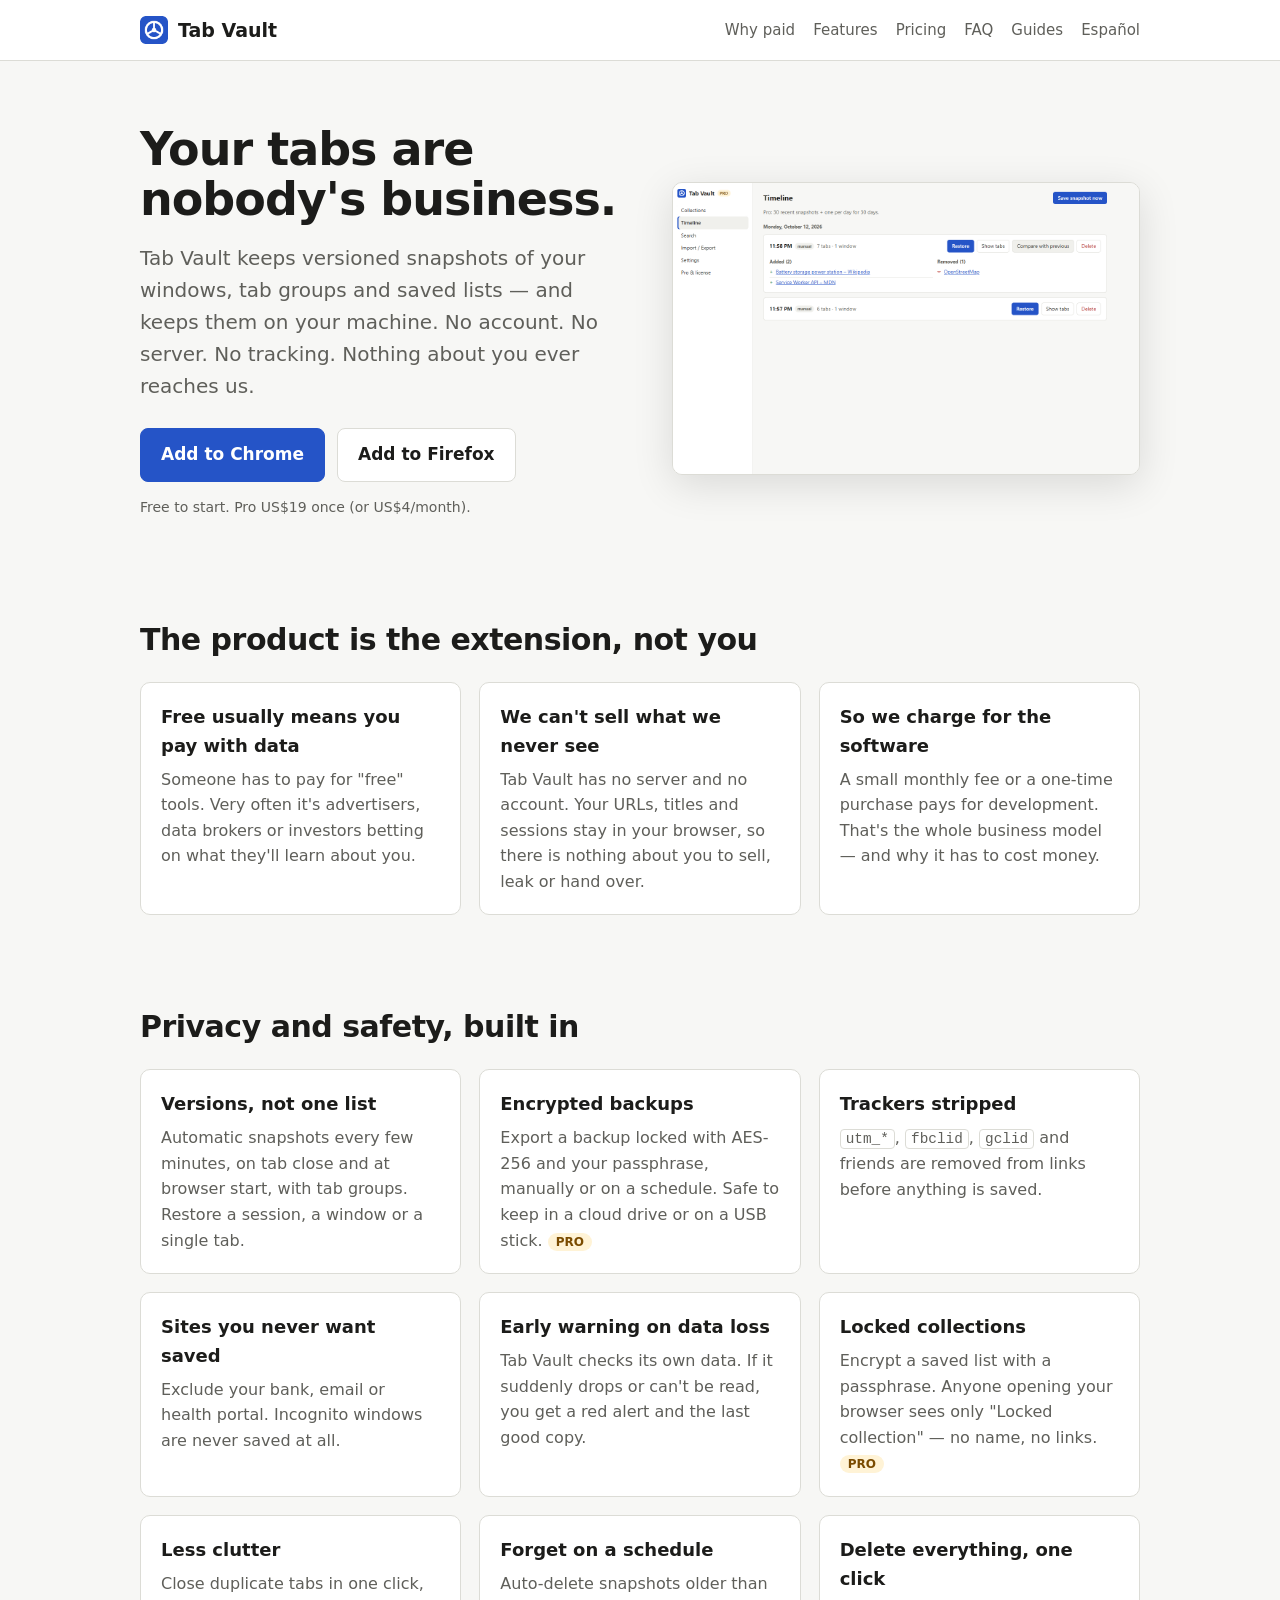
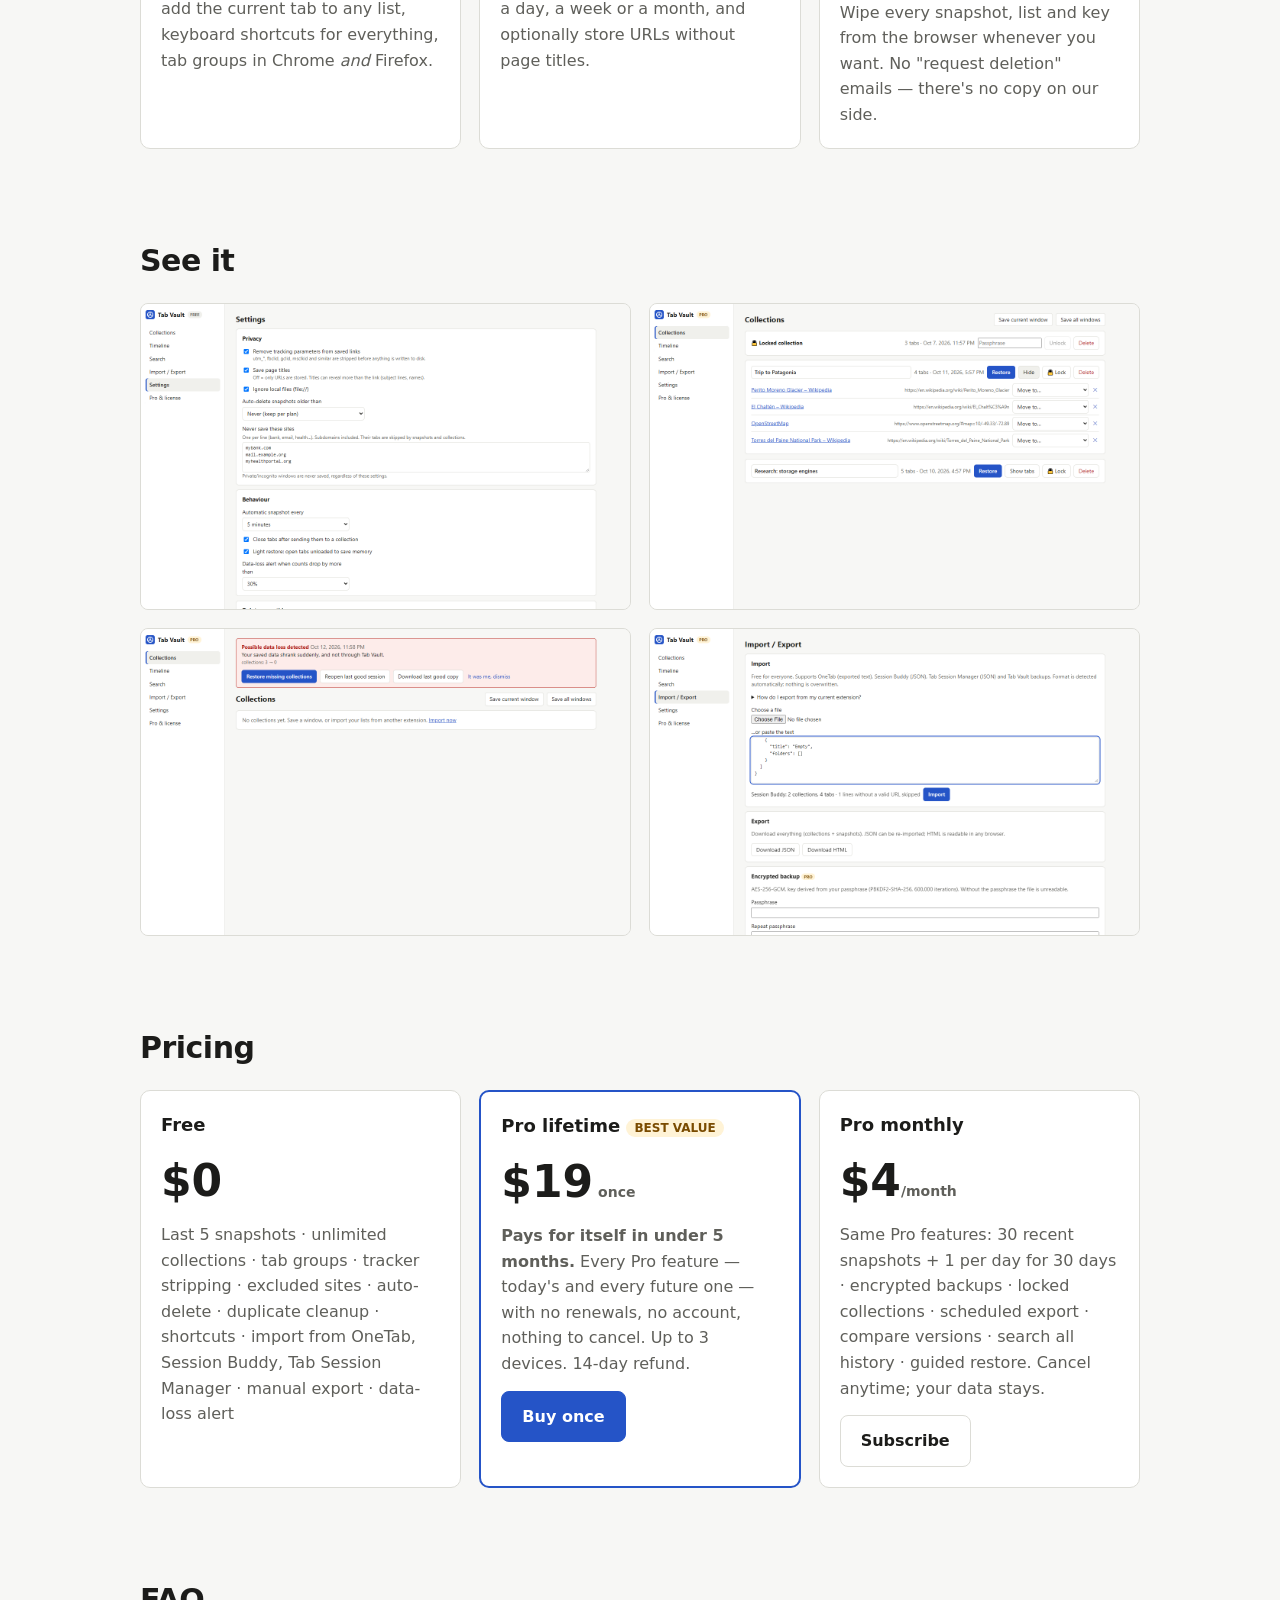
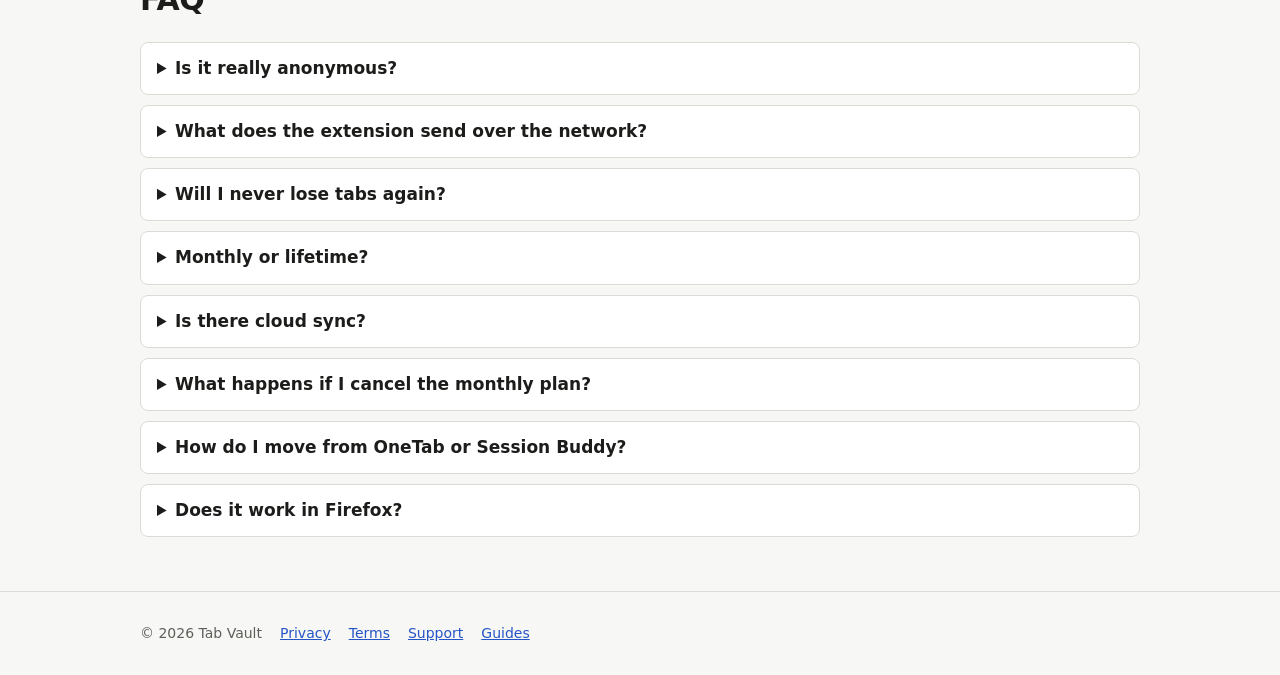
<file: index.html>
<!doctype html>
<html lang="en">
<head>
  <meta charset="utf-8">
  <meta name="viewport" content="width=device-width, initial-scale=1">
  <title>Tab Vault — private, local backups of your browser tabs</title>
  <meta name="description" content="Versioned snapshots of your tabs, tab groups and saved lists, encrypted backups and an alert when your tabs disappear. No account, no server, no tracking. The product is the extension, not you.">
  <link rel="icon" href="img/icon-48.png">
  <link rel="stylesheet" href="styles.css">
  <link rel="alternate" hreflang="es" href="es/">
</head>
<body>
<header class="top"><div class="wrap">
  <a class="logo" href="./"><img src="img/icon-48.png" width="28" height="28" alt="">Tab Vault</a>
  <nav><a href="#why">Why paid</a><a href="#features">Features</a><a href="#pricing">Pricing</a><a href="#faq">FAQ</a><a href="guides/">Guides</a><a href="es/">Español</a></nav>
</div></header>

<main class="wrap">
  <div class="hero">
    <div>
      <h1>Your tabs are nobody's business.</h1>
      <p class="lead">Tab Vault keeps versioned snapshots of your windows, tab groups and saved lists — and keeps them on your machine. No account. No server. No tracking. Nothing about you ever reaches us.</p>
      <div class="btns">
        <a class="btn primary" href="#install" data-store="chrome">Add to Chrome</a>
        <a class="btn" href="#install" data-store="firefox">Add to Firefox</a>
      </div>
      <p class="small">Free to start. Pro US$19 once (or US$4/month).</p>
    </div>
    <img src="img/2-timeline-diff.png" alt="Tab Vault timeline showing two snapshots and the tabs added and removed between them" width="1280" height="800">
  </div>

  <section id="why">
    <h2>The product is the extension, not you</h2>
    <div class="grid3">
      <div class="card"><h3>Free usually means you pay with data</h3><p>Someone has to pay for "free" tools. Very often it's advertisers, data brokers or investors betting on what they'll learn about you.</p></div>
      <div class="card"><h3>We can't sell what we never see</h3><p>Tab Vault has no server and no account. Your URLs, titles and sessions stay in your browser, so there is nothing about you to sell, leak or hand over.</p></div>
      <div class="card"><h3>So we charge for the software</h3><p>A small monthly fee or a one-time purchase pays for development. That's the whole business model — and why it has to cost money.</p></div>
    </div>
  </section>

  <section id="features">
    <h2>Privacy and safety, built in</h2>
    <div class="grid3">
      <div class="card"><h3>Versions, not one list</h3><p>Automatic snapshots every few minutes, on tab close and at browser start, with tab groups. Restore a session, a window or a single tab.</p></div>
      <div class="card"><h3>Encrypted backups</h3><p>Export a backup locked with AES-256 and your passphrase, manually or on a schedule. Safe to keep in a cloud drive or on a USB stick. <span class="badge">PRO</span></p></div>
      <div class="card"><h3>Trackers stripped</h3><p><code>utm_*</code>, <code>fbclid</code>, <code>gclid</code> and friends are removed from links before anything is saved.</p></div>
      <div class="card"><h3>Sites you never want saved</h3><p>Exclude your bank, email or health portal. Incognito windows are never saved at all.</p></div>
      <div class="card"><h3>Early warning on data loss</h3><p>Tab Vault checks its own data. If it suddenly drops or can't be read, you get a red alert and the last good copy.</p></div>
      <div class="card"><h3>Locked collections</h3><p>Encrypt a saved list with a passphrase. Anyone opening your browser sees only "Locked collection" — no name, no links. <span class="badge">PRO</span></p></div>
      <div class="card"><h3>Less clutter</h3><p>Close duplicate tabs in one click, add the current tab to any list, keyboard shortcuts for everything, tab groups in Chrome <em>and</em> Firefox.</p></div>
      <div class="card"><h3>Forget on a schedule</h3><p>Auto-delete snapshots older than a day, a week or a month, and optionally store URLs without page titles.</p></div>
      <div class="card"><h3>Delete everything, one click</h3><p>Wipe every snapshot, list and key from the browser whenever you want. No "request deletion" emails — there's no copy on our side.</p></div>
    </div>
  </section>

  <section>
    <h2>See it</h2>
    <div class="shots">
      <img src="img/6-privacy.png" alt="Privacy settings: tracker stripping and excluded sites" loading="lazy" width="1280" height="800">
      <img src="img/1-collections.png" alt="Collections list" loading="lazy" width="1280" height="800">
      <img src="img/5-guard.png" alt="Data-loss alert with restore options" loading="lazy" width="1280" height="800">
      <img src="img/3-import.png" alt="Import preview for a Session Buddy file" loading="lazy" width="1280" height="800">
    </div>
  </section>

  <section id="pricing">
    <h2>Pricing</h2>
    <div class="grid3">
      <div class="card">
        <h3>Free</h3>
        <div class="price">$0</div>
        <p>Last 5 snapshots · unlimited collections · tab groups · tracker stripping · excluded sites · auto-delete · duplicate cleanup · shortcuts · import from OneTab, Session Buddy, Tab Session Manager · manual export · data-loss alert</p>
      </div>
      <div class="card" style="border:2px solid var(--accent)">
        <h3>Pro lifetime <span class="badge">BEST VALUE</span></h3>
        <div class="price">$19<span class="small"> once</span></div>
        <p><strong>Pays for itself in under 5 months.</strong> Every Pro feature — today's and every future one — with no renewals, no account, nothing to cancel. Up to 3 devices. 14-day refund.</p>
        <p style="margin-top:14px"><a class="btn primary" href="#checkout" data-checkout="lifetime">Buy once</a></p>
      </div>
      <div class="card">
        <h3>Pro monthly</h3>
        <div class="price">$4<span class="small">/month</span></div>
        <p>Same Pro features: 30 recent snapshots + 1 per day for 30 days · encrypted backups · locked collections · scheduled export · compare versions · search all history · guided restore. Cancel anytime; your data stays.</p>
        <p style="margin-top:14px"><a class="btn" href="#checkout" data-checkout="monthly">Subscribe</a></p>
      </div>
    </div>
  </section>

  <section id="faq">
    <h2>FAQ</h2>
    <details><summary>Is it really anonymous?</summary><p>Using Tab Vault is: there's no account, no analytics and your tabs never leave your browser. Paying is not fully anonymous — our payment provider, Polar, needs an email and a card like any store, and we can see that email for receipts and refunds. That's all we can see, and it's never linked to your browsing because your browsing never reaches us.</p></details>
    <details><summary>What does the extension send over the network?</summary><p>Free: nothing. Pro: once a day, your license key and a random device label (like "Tab Vault device 3fa91c") to Polar to check the license is valid. Never URLs, titles or sessions. <a href="privacy.html">Privacy policy</a>.</p></details>
    <details><summary>Will I never lose tabs again?</summary><p>No software can promise that. Tab Vault keeps several versions, a second copy in separate storage, optional backup files outside the browser and an alert when data suddenly drops.</p></details>
    <details><summary>Monthly or lifetime?</summary><p>Same features. Lifetime costs as much as under 5 months of the monthly plan, includes every future Pro feature and never renews — that's the one we recommend. Monthly is there if you just want to try Pro for a while.</p></details>
    <details><summary>Is there cloud sync?</summary><p>Not built in, on purpose: sync means a server holding your tabs. Instead, put the encrypted automatic backup in any folder you already sync (Drive, Dropbox, Syncthing) and import it on your other computer. Nobody but you can read it.</p></details>
    <details><summary>What happens if I cancel the monthly plan?</summary><p>Nothing is deleted. Tab Vault goes back to Free limits for future snapshots, and everything you already have stays.</p></details>
    <details><summary>How do I move from OneTab or Session Buddy?</summary><p>Export from your current extension and import into Tab Vault — free in every plan. <a href="guides/migrate-to-tab-vault.html">Migration guide</a>.</p></details>
    <details><summary>Does it work in Firefox?</summary><p>Yes. Tab groups are a Chrome feature and are skipped in Firefox; everything else works the same.</p></details>
  </section>
</main>

<footer><div class="wrap">
  <span>© 2026 Tab Vault</span><a href="privacy.html">Privacy</a><a href="terms.html">Terms</a><a href="support.html">Support</a><a href="guides/">Guides</a>
</div></footer>
<script>
  // Fill these in once the store listings and Polar checkouts exist.
  const LINKS = { chrome: '', firefox: '', monthly: '', lifetime: '' };
  document.querySelectorAll('[data-store]').forEach((a) => { const u = LINKS[a.dataset.store]; if (u) a.href = u; });
  document.querySelectorAll('[data-checkout]').forEach((a) => { const u = LINKS[a.dataset.checkout]; if (u) a.href = u; });
</script>
</body>
</html>
</file>
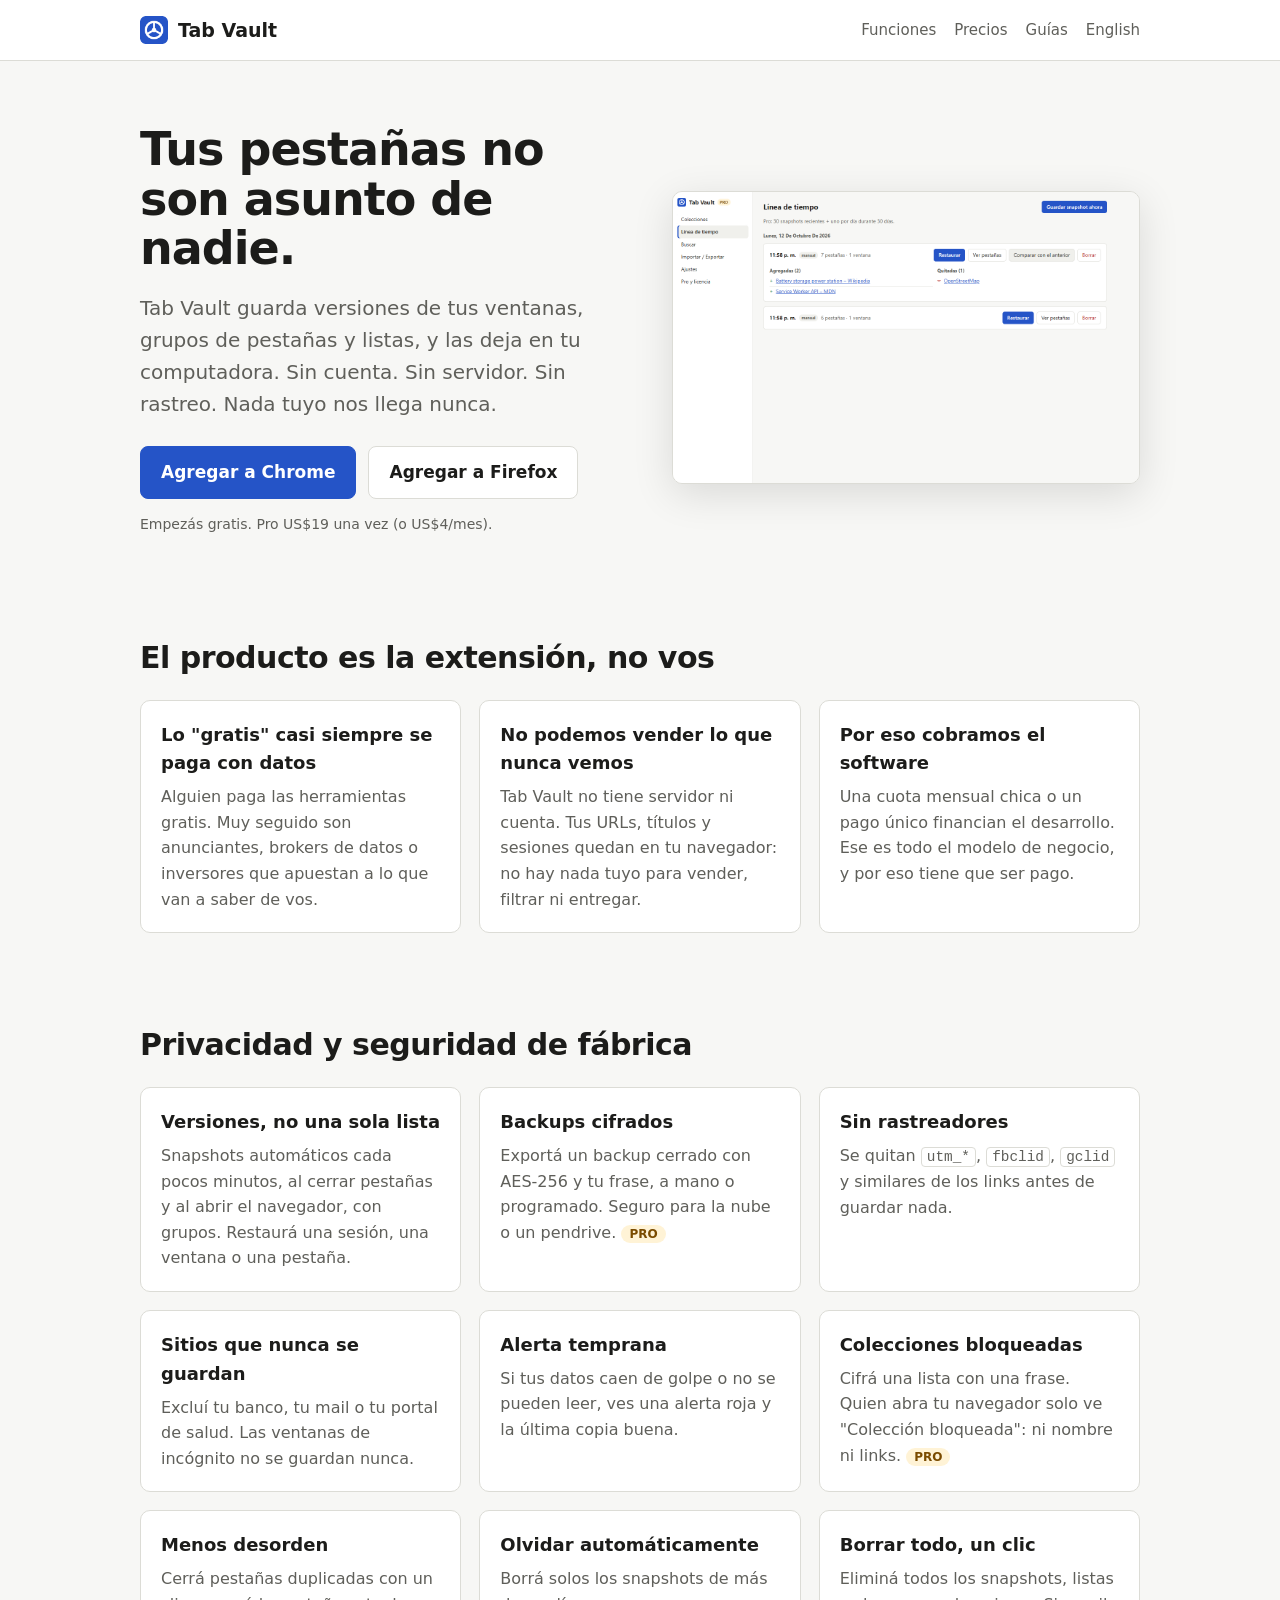
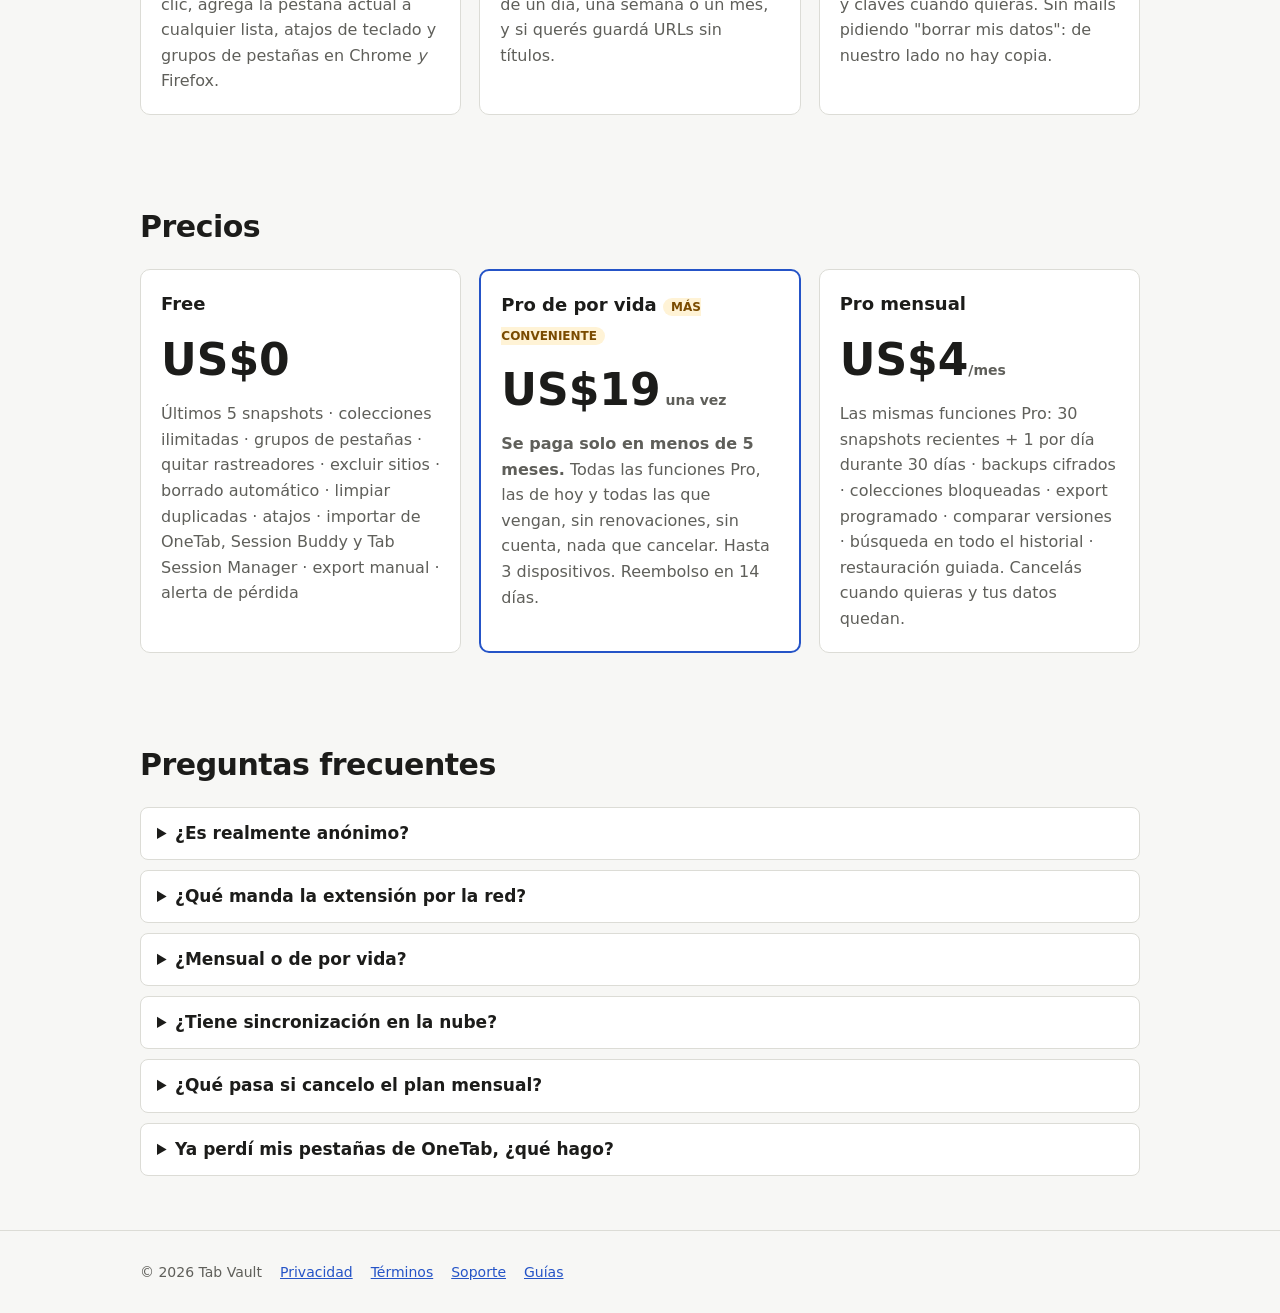
<file: es/index.html>
<!doctype html>
<html lang="es">
<head>
  <meta charset="utf-8">
  <meta name="viewport" content="width=device-width, initial-scale=1">
  <title>Tab Vault — backups privados y locales de tus pestañas</title>
  <meta name="description" content="Snapshots versionados de tus pestañas, grupos y listas, backups cifrados y alerta si tus pestañas desaparecen. Sin cuenta, sin servidor, sin rastreo. El producto es la extensión, no vos.">
  <link rel="icon" href="../img/icon-48.png">
  <link rel="stylesheet" href="../styles.css">
</head>
<body>
<header class="top"><div class="wrap">
  <a class="logo" href="../es/"><img src="../img/icon-48.png" width="28" height="28" alt="">Tab Vault</a>
  <nav><a href="../es/#funciones">Funciones</a><a href="../es/#precios">Precios</a><a href="../guides/">Guías</a><a href="../">English</a></nav>
</div></header>
<main class="wrap">
<div class="hero">
  <div>
    <h1>Tus pestañas no son asunto de nadie.</h1>
    <p class="lead">Tab Vault guarda versiones de tus ventanas, grupos de pestañas y listas, y las deja en tu computadora. Sin cuenta. Sin servidor. Sin rastreo. Nada tuyo nos llega nunca.</p>
    <div class="btns">
      <a class="btn primary" href="#instalar">Agregar a Chrome</a>
      <a class="btn" href="#instalar">Agregar a Firefox</a>
    </div>
    <p class="small">Empezás gratis. Pro US$19 una vez (o US$4/mes).</p>
  </div>
  <img src="../img/es/2-timeline-diff.png" alt="Línea de tiempo de Tab Vault con dos snapshots y las pestañas agregadas y quitadas" width="1280" height="800">
</div>

<section id="por-que">
  <h2>El producto es la extensión, no vos</h2>
  <div class="grid3">
    <div class="card"><h3>Lo "gratis" casi siempre se paga con datos</h3><p>Alguien paga las herramientas gratis. Muy seguido son anunciantes, brokers de datos o inversores que apuestan a lo que van a saber de vos.</p></div>
    <div class="card"><h3>No podemos vender lo que nunca vemos</h3><p>Tab Vault no tiene servidor ni cuenta. Tus URLs, títulos y sesiones quedan en tu navegador: no hay nada tuyo para vender, filtrar ni entregar.</p></div>
    <div class="card"><h3>Por eso cobramos el software</h3><p>Una cuota mensual chica o un pago único financian el desarrollo. Ese es todo el modelo de negocio, y por eso tiene que ser pago.</p></div>
  </div>
</section>

<section id="funciones">
  <h2>Privacidad y seguridad de fábrica</h2>
  <div class="grid3">
    <div class="card"><h3>Versiones, no una sola lista</h3><p>Snapshots automáticos cada pocos minutos, al cerrar pestañas y al abrir el navegador, con grupos. Restaurá una sesión, una ventana o una pestaña.</p></div>
    <div class="card"><h3>Backups cifrados</h3><p>Exportá un backup cerrado con AES-256 y tu frase, a mano o programado. Seguro para la nube o un pendrive. <span class="badge">PRO</span></p></div>
    <div class="card"><h3>Sin rastreadores</h3><p>Se quitan <code>utm_*</code>, <code>fbclid</code>, <code>gclid</code> y similares de los links antes de guardar nada.</p></div>
    <div class="card"><h3>Sitios que nunca se guardan</h3><p>Excluí tu banco, tu mail o tu portal de salud. Las ventanas de incógnito no se guardan nunca.</p></div>
    <div class="card"><h3>Alerta temprana</h3><p>Si tus datos caen de golpe o no se pueden leer, ves una alerta roja y la última copia buena.</p></div>
    <div class="card"><h3>Colecciones bloqueadas</h3><p>Cifrá una lista con una frase. Quien abra tu navegador solo ve "Colección bloqueada": ni nombre ni links. <span class="badge">PRO</span></p></div>
    <div class="card"><h3>Menos desorden</h3><p>Cerrá pestañas duplicadas con un clic, agregá la pestaña actual a cualquier lista, atajos de teclado y grupos de pestañas en Chrome <em>y</em> Firefox.</p></div>
    <div class="card"><h3>Olvidar automáticamente</h3><p>Borrá solos los snapshots de más de un día, una semana o un mes, y si querés guardá URLs sin títulos.</p></div>
    <div class="card"><h3>Borrar todo, un clic</h3><p>Eliminá todos los snapshots, listas y claves cuando quieras. Sin mails pidiendo "borrar mis datos": de nuestro lado no hay copia.</p></div>
  </div>
</section>

<section id="precios">
  <h2>Precios</h2>
  <div class="grid3">
    <div class="card"><h3>Free</h3><div class="price">US$0</div><p>Últimos 5 snapshots · colecciones ilimitadas · grupos de pestañas · quitar rastreadores · excluir sitios · borrado automático · limpiar duplicadas · atajos · importar de OneTab, Session Buddy y Tab Session Manager · export manual · alerta de pérdida</p></div>
    <div class="card" style="border:2px solid var(--accent)"><h3>Pro de por vida <span class="badge">MÁS CONVENIENTE</span></h3><div class="price">US$19<span class="small"> una vez</span></div><p><strong>Se paga solo en menos de 5 meses.</strong> Todas las funciones Pro, las de hoy y todas las que vengan, sin renovaciones, sin cuenta, nada que cancelar. Hasta 3 dispositivos. Reembolso en 14 días.</p></div>
    <div class="card"><h3>Pro mensual</h3><div class="price">US$4<span class="small">/mes</span></div><p>Las mismas funciones Pro: 30 snapshots recientes + 1 por día durante 30 días · backups cifrados · colecciones bloqueadas · export programado · comparar versiones · búsqueda en todo el historial · restauración guiada. Cancelás cuando quieras y tus datos quedan.</p></div>
  </div>
</section>

<section>
  <h2>Preguntas frecuentes</h2>
  <details><summary>¿Es realmente anónimo?</summary><p>Usar Tab Vault sí: no hay cuenta, ni analítica, y tus pestañas no salen del navegador. Pagar no es 100% anónimo: Polar, nuestro procesador de pagos, necesita un email y una tarjeta como cualquier tienda, y nosotros vemos ese email para recibos y reembolsos. Es lo único que vemos, y nunca se cruza con tu navegación porque tu navegación nunca nos llega.</p></details>
  <details><summary>¿Qué manda la extensión por la red?</summary><p>Free: nada. Pro: una vez por día, tu clave de licencia y una etiqueta aleatoria del dispositivo a Polar para verificarla. Nunca URLs, títulos ni sesiones. <a href="../privacy.html">Privacidad</a>.</p></details>
  <details><summary>¿Mensual o de por vida?</summary><p>Mismas funciones. El de por vida cuesta lo que menos de 5 meses del mensual, incluye todas las funciones Pro futuras y nunca se renueva: es el que recomendamos. El mensual está para probar Pro un tiempo.</p></details>
  <details><summary>¿Tiene sincronización en la nube?</summary><p>No viene incluida, a propósito: sincronizar significa un servidor con tus pestañas. En cambio, poné el backup automático cifrado en una carpeta que ya sincronices (Drive, Dropbox, Syncthing) e importalo en tu otra computadora. Nadie más que vos lo puede leer.</p></details>
  <details><summary>¿Qué pasa si cancelo el plan mensual?</summary><p>No se borra nada. Vuelve a los límites de Free para los snapshots futuros y todo lo que ya tenés queda.</p></details>
  <details><summary>Ya perdí mis pestañas de OneTab, ¿qué hago?</summary><p>Seguí <a href="../guides/recuperar-pestanas-onetab.html">esta guía</a>.</p></details>
</section>

</main>
<footer><div class="wrap">
  <span>© 2026 Tab Vault</span><a href="../privacy.html">Privacidad</a><a href="../terms.html">Términos</a><a href="../support.html">Soporte</a><a href="../guides/">Guías</a>
</div></footer>
</body>
</html>
</file>
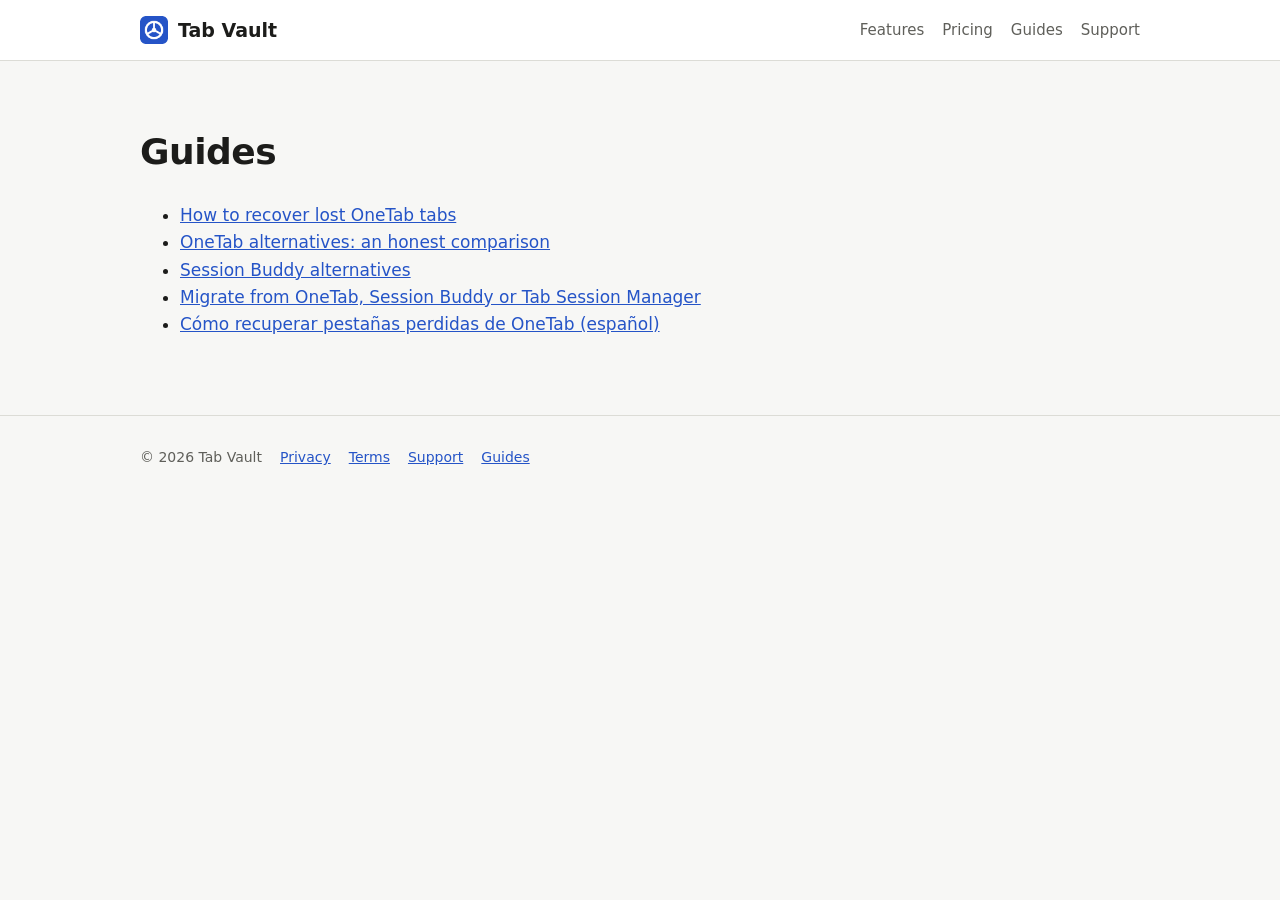
<file: guides/index.html>
<!doctype html>
<html lang="en">
<head>
  <meta charset="utf-8">
  <meta name="viewport" content="width=device-width, initial-scale=1">
  <title>Guides — Tab Vault</title>
  <meta name="description" content="Recover lost tabs, compare tab managers and migrate to Tab Vault.">
  <link rel="icon" href="../img/icon-48.png">
  <link rel="stylesheet" href="../styles.css">
</head>
<body>
<header class="top"><div class="wrap">
  <a class="logo" href="../"><img src="../img/icon-48.png" width="28" height="28" alt="">Tab Vault</a>
  <nav><a href="../#features">Features</a><a href="../#pricing">Pricing</a><a href="../guides/">Guides</a><a href="../support.html">Support</a></nav>
</div></header>
<main class="wrap">
<article class="doc">
<h1>Guides</h1>
<ul>
<li><a href="recover-lost-onetab-tabs.html">How to recover lost OneTab tabs</a></li>
<li><a href="onetab-alternatives.html">OneTab alternatives: an honest comparison</a></li>
<li><a href="session-buddy-alternatives.html">Session Buddy alternatives</a></li>
<li><a href="migrate-to-tab-vault.html">Migrate from OneTab, Session Buddy or Tab Session Manager</a></li>
<li><a href="recuperar-pestanas-onetab.html">Cómo recuperar pestañas perdidas de OneTab (español)</a></li>
</ul>
</article>

</main>
<footer><div class="wrap">
  <span>© 2026 Tab Vault</span><a href="../privacy.html">Privacy</a><a href="../terms.html">Terms</a><a href="../support.html">Support</a><a href="../guides/">Guides</a>
</div></footer>
</body>
</html>
</file>
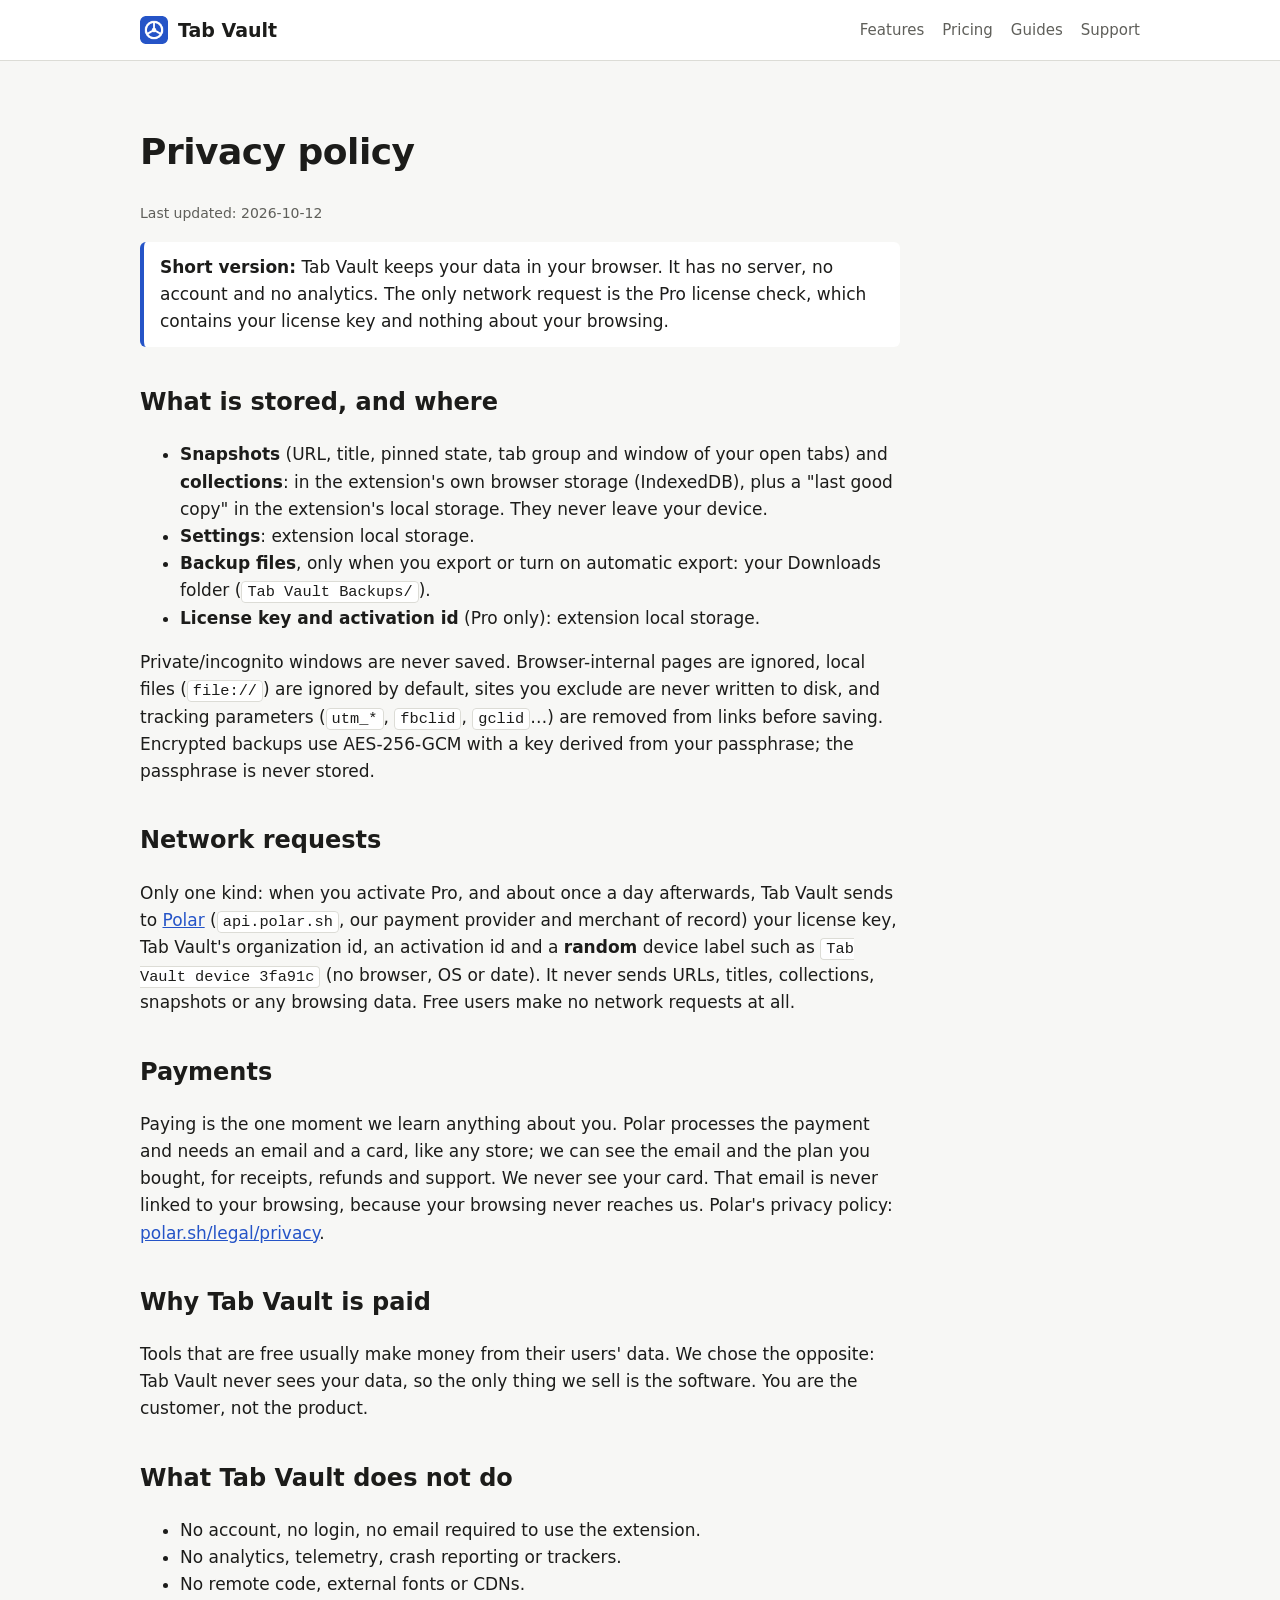
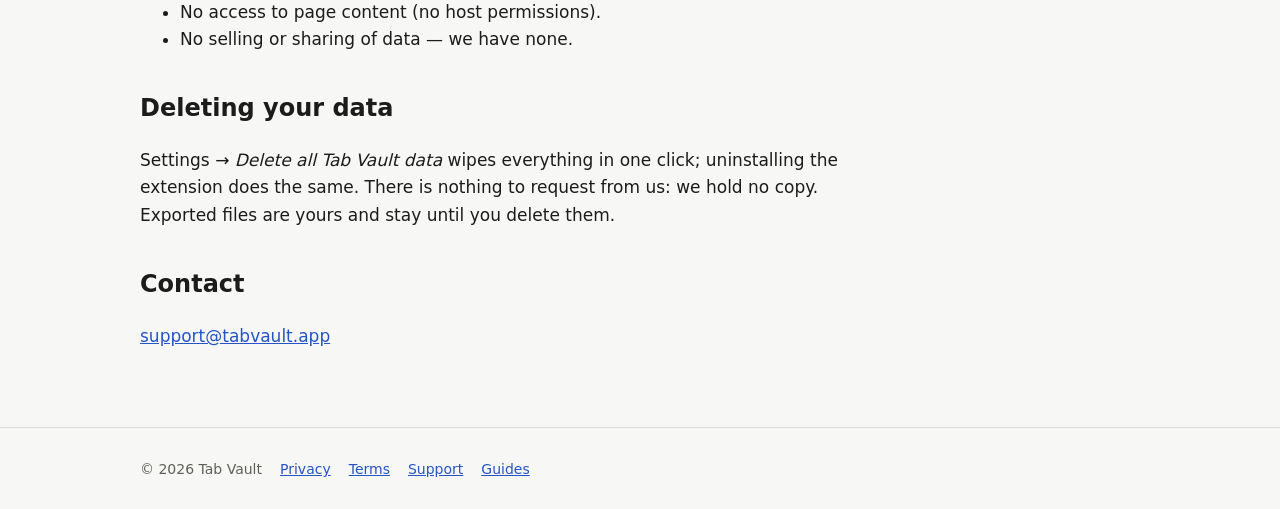
<file: privacy.html>
<!doctype html>
<html lang="en">
<head>
  <meta charset="utf-8">
  <meta name="viewport" content="width=device-width, initial-scale=1">
  <title>Privacy policy — Tab Vault</title>
  <meta name="description" content="Tab Vault keeps your data in your browser. No server, no account, no analytics.">
  <link rel="icon" href="img/icon-48.png">
  <link rel="stylesheet" href="styles.css">
</head>
<body>
<header class="top"><div class="wrap">
  <a class="logo" href=""><img src="img/icon-48.png" width="28" height="28" alt="">Tab Vault</a>
  <nav><a href="#features">Features</a><a href="#pricing">Pricing</a><a href="guides/">Guides</a><a href="support.html">Support</a></nav>
</div></header>
<main class="wrap">
<article class="doc">
<h1>Privacy policy</h1>
<p class="small">Last updated: 2026-10-12</p>
<p class="note"><strong>Short version:</strong> Tab Vault keeps your data in your browser. It has no server, no account and no analytics. The only network request is the Pro license check, which contains your license key and nothing about your browsing.</p>
<h2>What is stored, and where</h2>
<ul>
<li><strong>Snapshots</strong> (URL, title, pinned state, tab group and window of your open tabs) and <strong>collections</strong>: in the extension's own browser storage (IndexedDB), plus a "last good copy" in the extension's local storage. They never leave your device.</li>
<li><strong>Settings</strong>: extension local storage.</li>
<li><strong>Backup files</strong>, only when you export or turn on automatic export: your Downloads folder (<code>Tab Vault Backups/</code>).</li>
<li><strong>License key and activation id</strong> (Pro only): extension local storage.</li>
</ul>
<p>Private/incognito windows are never saved. Browser-internal pages are ignored, local files (<code>file://</code>) are ignored by default, sites you exclude are never written to disk, and tracking parameters (<code>utm_*</code>, <code>fbclid</code>, <code>gclid</code>…) are removed from links before saving. Encrypted backups use AES-256-GCM with a key derived from your passphrase; the passphrase is never stored.</p>
<h2>Network requests</h2>
<p>Only one kind: when you activate Pro, and about once a day afterwards, Tab Vault sends to <a href="https://polar.sh">Polar</a> (<code>api.polar.sh</code>, our payment provider and merchant of record) your license key, Tab Vault's organization id, an activation id and a <strong>random</strong> device label such as <code>Tab Vault device 3fa91c</code> (no browser, OS or date). It never sends URLs, titles, collections, snapshots or any browsing data. Free users make no network requests at all.</p>
<h2>Payments</h2>
<p>Paying is the one moment we learn anything about you. Polar processes the payment and needs an email and a card, like any store; we can see the email and the plan you bought, for receipts, refunds and support. We never see your card. That email is never linked to your browsing, because your browsing never reaches us. Polar's privacy policy: <a href="https://polar.sh/legal/privacy">polar.sh/legal/privacy</a>.</p>
<h2>Why Tab Vault is paid</h2>
<p>Tools that are free usually make money from their users' data. We chose the opposite: Tab Vault never sees your data, so the only thing we sell is the software. You are the customer, not the product.</p>
<h2>What Tab Vault does not do</h2>
<ul><li>No account, no login, no email required to use the extension.</li><li>No analytics, telemetry, crash reporting or trackers.</li><li>No remote code, external fonts or CDNs.</li><li>No access to page content (no host permissions).</li><li>No selling or sharing of data — we have none.</li></ul>
<h2>Deleting your data</h2>
<p>Settings → <em>Delete all Tab Vault data</em> wipes everything in one click; uninstalling the extension does the same. There is nothing to request from us: we hold no copy. Exported files are yours and stay until you delete them.</p>
<h2>Contact</h2>
<p><a href="mailto:support@tabvault.app">support@tabvault.app</a></p>
</article>

</main>
<footer><div class="wrap">
  <span>© 2026 Tab Vault</span><a href="privacy.html">Privacy</a><a href="terms.html">Terms</a><a href="support.html">Support</a><a href="guides/">Guides</a>
</div></footer>
</body>
</html>
</file>
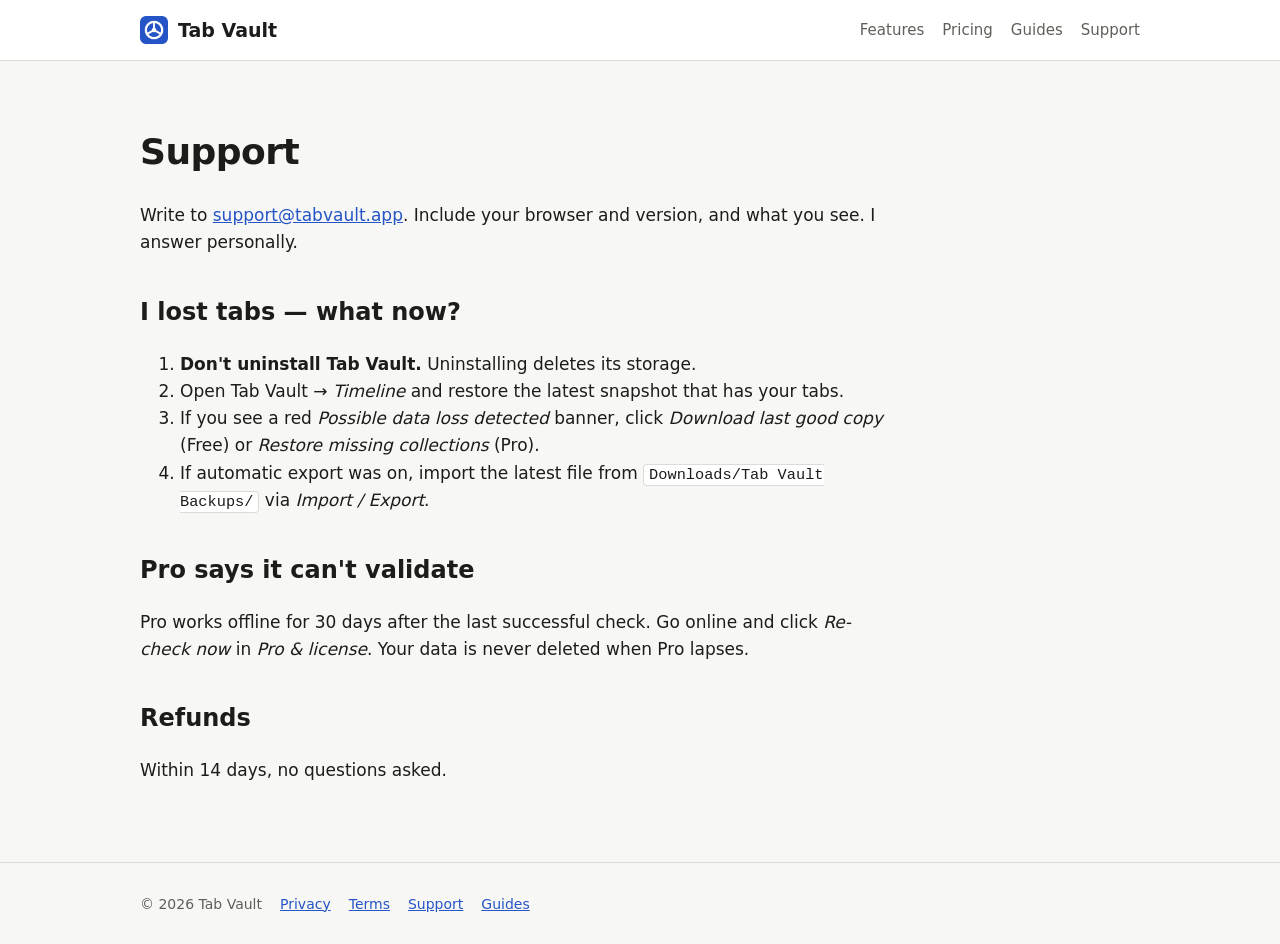
<file: support.html>
<!doctype html>
<html lang="en">
<head>
  <meta charset="utf-8">
  <meta name="viewport" content="width=device-width, initial-scale=1">
  <title>Support — Tab Vault</title>
  <meta name="description" content="Get help with Tab Vault: restoring tabs, importing, licenses.">
  <link rel="icon" href="img/icon-48.png">
  <link rel="stylesheet" href="styles.css">
</head>
<body>
<header class="top"><div class="wrap">
  <a class="logo" href=""><img src="img/icon-48.png" width="28" height="28" alt="">Tab Vault</a>
  <nav><a href="#features">Features</a><a href="#pricing">Pricing</a><a href="guides/">Guides</a><a href="support.html">Support</a></nav>
</div></header>
<main class="wrap">
<article class="doc">
<h1>Support</h1>
<p>Write to <a href="mailto:support@tabvault.app">support@tabvault.app</a>. Include your browser and version, and what you see. I answer personally.</p>
<h2>I lost tabs — what now?</h2>
<ol>
<li><strong>Don't uninstall Tab Vault.</strong> Uninstalling deletes its storage.</li>
<li>Open Tab Vault → <em>Timeline</em> and restore the latest snapshot that has your tabs.</li>
<li>If you see a red <em>Possible data loss detected</em> banner, click <em>Download last good copy</em> (Free) or <em>Restore missing collections</em> (Pro).</li>
<li>If automatic export was on, import the latest file from <code>Downloads/Tab Vault Backups/</code> via <em>Import / Export</em>.</li>
</ol>
<h2>Pro says it can't validate</h2>
<p>Pro works offline for 30 days after the last successful check. Go online and click <em>Re-check now</em> in <em>Pro &amp; license</em>. Your data is never deleted when Pro lapses.</p>
<h2>Refunds</h2>
<p>Within 14 days, no questions asked.</p>
</article>

</main>
<footer><div class="wrap">
  <span>© 2026 Tab Vault</span><a href="privacy.html">Privacy</a><a href="terms.html">Terms</a><a href="support.html">Support</a><a href="guides/">Guides</a>
</div></footer>
</body>
</html>
</file>
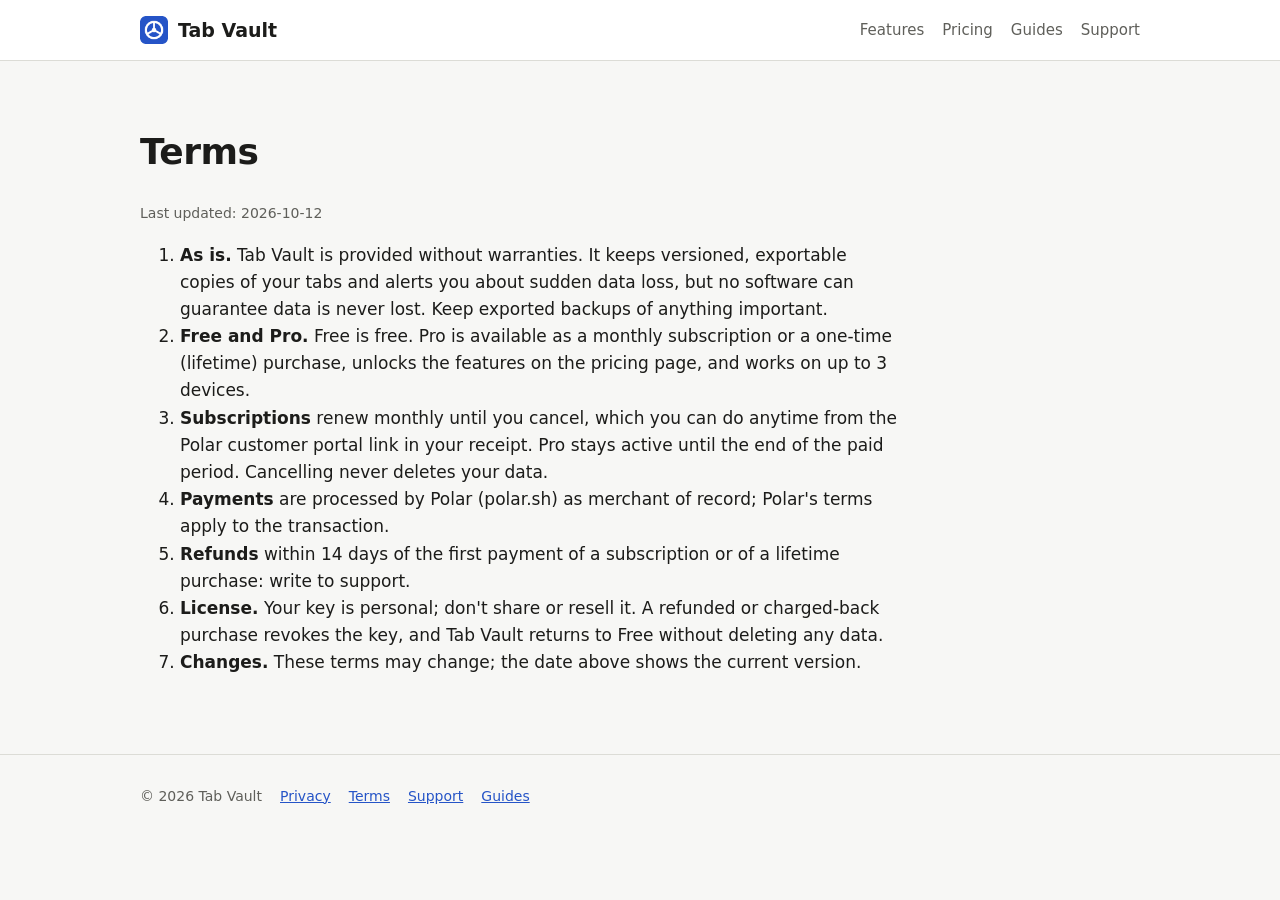
<file: terms.html>
<!doctype html>
<html lang="en">
<head>
  <meta charset="utf-8">
  <meta name="viewport" content="width=device-width, initial-scale=1">
  <title>Terms — Tab Vault</title>
  <meta name="description" content="Tab Vault terms of use.">
  <link rel="icon" href="img/icon-48.png">
  <link rel="stylesheet" href="styles.css">
</head>
<body>
<header class="top"><div class="wrap">
  <a class="logo" href=""><img src="img/icon-48.png" width="28" height="28" alt="">Tab Vault</a>
  <nav><a href="#features">Features</a><a href="#pricing">Pricing</a><a href="guides/">Guides</a><a href="support.html">Support</a></nav>
</div></header>
<main class="wrap">
<article class="doc">
<h1>Terms</h1>
<p class="small">Last updated: 2026-10-12</p>
<ol>
<li><strong>As is.</strong> Tab Vault is provided without warranties. It keeps versioned, exportable copies of your tabs and alerts you about sudden data loss, but no software can guarantee data is never lost. Keep exported backups of anything important.</li>
<li><strong>Free and Pro.</strong> Free is free. Pro is available as a monthly subscription or a one-time (lifetime) purchase, unlocks the features on the pricing page, and works on up to 3 devices.</li>
<li><strong>Subscriptions</strong> renew monthly until you cancel, which you can do anytime from the Polar customer portal link in your receipt. Pro stays active until the end of the paid period. Cancelling never deletes your data.</li>
<li><strong>Payments</strong> are processed by Polar (polar.sh) as merchant of record; Polar's terms apply to the transaction.</li>
<li><strong>Refunds</strong> within 14 days of the first payment of a subscription or of a lifetime purchase: write to support.</li>
<li><strong>License.</strong> Your key is personal; don't share or resell it. A refunded or charged-back purchase revokes the key, and Tab Vault returns to Free without deleting any data.</li>
<li><strong>Changes.</strong> These terms may change; the date above shows the current version.</li>
</ol>
</article>

</main>
<footer><div class="wrap">
  <span>© 2026 Tab Vault</span><a href="privacy.html">Privacy</a><a href="terms.html">Terms</a><a href="support.html">Support</a><a href="guides/">Guides</a>
</div></footer>
</body>
</html>
</file>
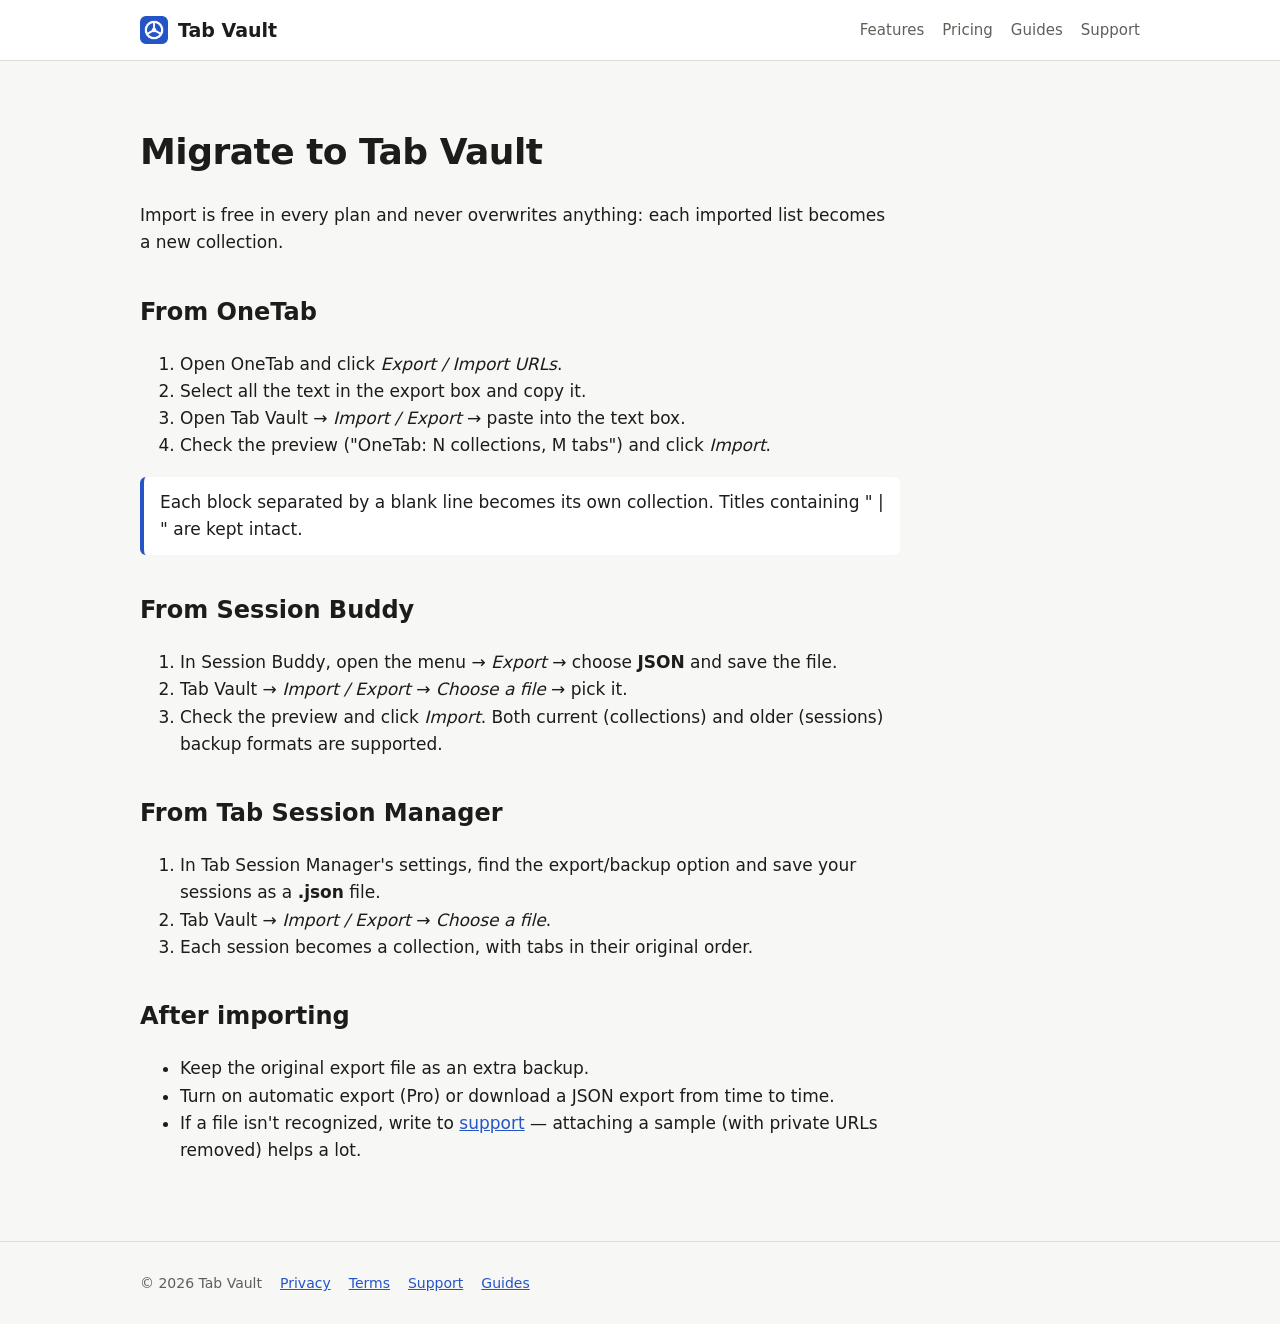
<file: guides/migrate-to-tab-vault.html>
<!doctype html>
<html lang="en">
<head>
  <meta charset="utf-8">
  <meta name="viewport" content="width=device-width, initial-scale=1">
  <title>Move your tabs from OneTab, Session Buddy or Tab Session Manager to Tab Vault</title>
  <meta name="description" content="Step-by-step migration in about a minute. Import is free and never overwrites anything.">
  <link rel="icon" href="../img/icon-48.png">
  <link rel="stylesheet" href="../styles.css">
</head>
<body>
<header class="top"><div class="wrap">
  <a class="logo" href="../"><img src="../img/icon-48.png" width="28" height="28" alt="">Tab Vault</a>
  <nav><a href="../#features">Features</a><a href="../#pricing">Pricing</a><a href="../guides/">Guides</a><a href="../support.html">Support</a></nav>
</div></header>
<main class="wrap">
<article class="doc">
<h1>Migrate to Tab Vault</h1>
<p>Import is free in every plan and never overwrites anything: each imported list becomes a new collection.</p>

<h2>From OneTab</h2>
<ol>
<li>Open OneTab and click <em>Export / Import URLs</em>.</li>
<li>Select all the text in the export box and copy it.</li>
<li>Open Tab Vault → <em>Import / Export</em> → paste into the text box.</li>
<li>Check the preview ("OneTab: N collections, M tabs") and click <em>Import</em>.</li>
</ol>
<p class="note">Each block separated by a blank line becomes its own collection. Titles containing " | " are kept intact.</p>

<h2>From Session Buddy</h2>
<ol>
<li>In Session Buddy, open the menu → <em>Export</em> → choose <strong>JSON</strong> and save the file.</li>
<li>Tab Vault → <em>Import / Export</em> → <em>Choose a file</em> → pick it.</li>
<li>Check the preview and click <em>Import</em>. Both current (collections) and older (sessions) backup formats are supported.</li>
</ol>

<h2>From Tab Session Manager</h2>
<ol>
<li>In Tab Session Manager's settings, find the export/backup option and save your sessions as a <strong>.json</strong> file.</li>
<li>Tab Vault → <em>Import / Export</em> → <em>Choose a file</em>.</li>
<li>Each session becomes a collection, with tabs in their original order.</li>
</ol>

<h2>After importing</h2>
<ul>
<li>Keep the original export file as an extra backup.</li>
<li>Turn on automatic export (Pro) or download a JSON export from time to time.</li>
<li>If a file isn't recognized, write to <a href="mailto:support@tabvault.app">support</a> — attaching a sample (with private URLs removed) helps a lot.</li>
</ul>
</article>

</main>
<footer><div class="wrap">
  <span>© 2026 Tab Vault</span><a href="../privacy.html">Privacy</a><a href="../terms.html">Terms</a><a href="../support.html">Support</a><a href="../guides/">Guides</a>
</div></footer>
</body>
</html>
</file>
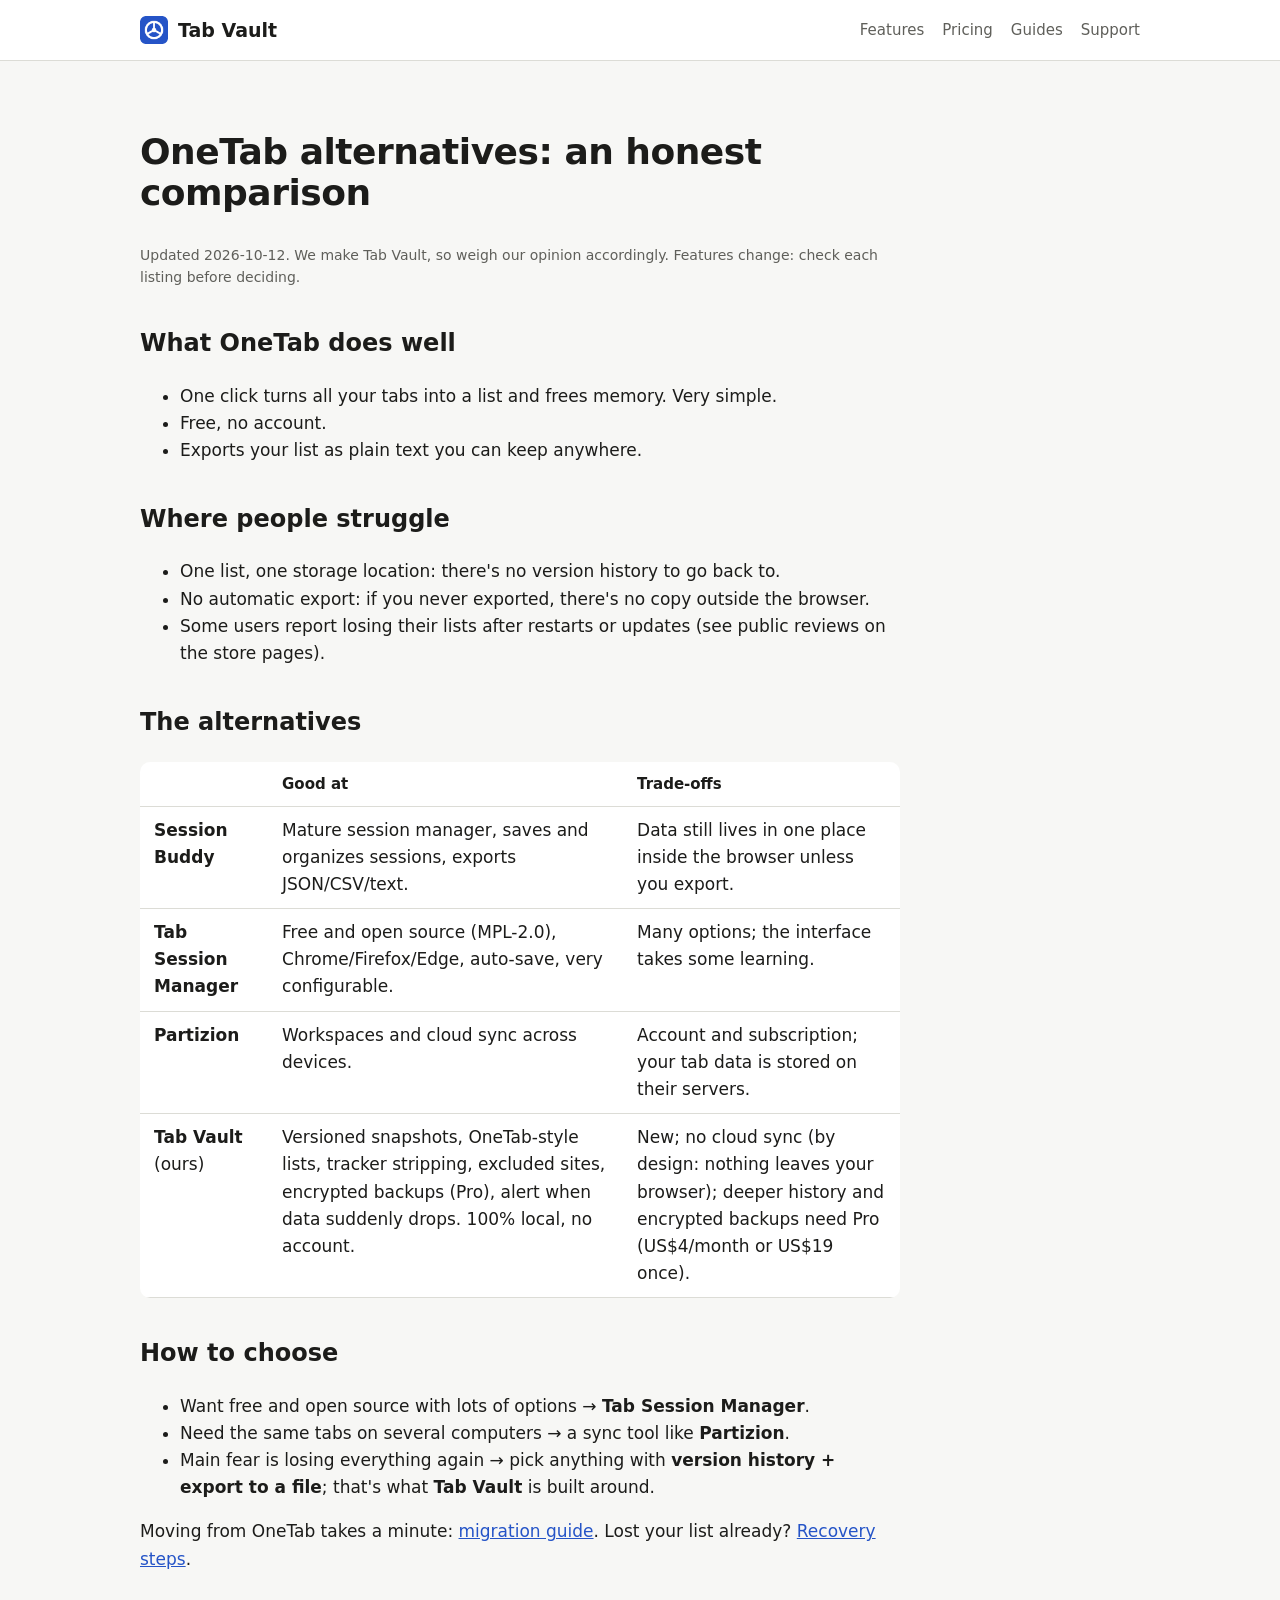
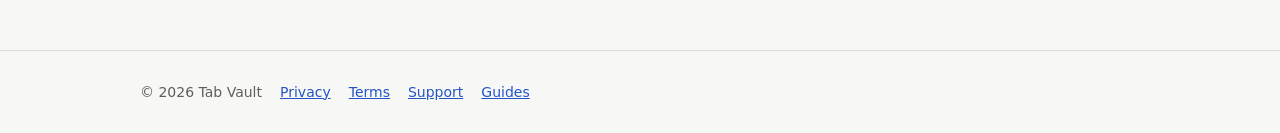
<file: guides/onetab-alternatives.html>
<!doctype html>
<html lang="en">
<head>
  <meta charset="utf-8">
  <meta name="viewport" content="width=device-width, initial-scale=1">
  <title>OneTab alternatives in 2026: an honest comparison — Tab Vault</title>
  <meta name="description" content="What OneTab does well, where it falls short, and how Session Buddy, Tab Session Manager, Partizion and Tab Vault compare.">
  <link rel="icon" href="../img/icon-48.png">
  <link rel="stylesheet" href="../styles.css">
</head>
<body>
<header class="top"><div class="wrap">
  <a class="logo" href="../"><img src="../img/icon-48.png" width="28" height="28" alt="">Tab Vault</a>
  <nav><a href="../#features">Features</a><a href="../#pricing">Pricing</a><a href="../guides/">Guides</a><a href="../support.html">Support</a></nav>
</div></header>
<main class="wrap">
<article class="doc">
<h1>OneTab alternatives: an honest comparison</h1>
<p class="small">Updated 2026-10-12. We make Tab Vault, so weigh our opinion accordingly. Features change: check each listing before deciding.</p>

<h2>What OneTab does well</h2>
<ul>
<li>One click turns all your tabs into a list and frees memory. Very simple.</li>
<li>Free, no account.</li>
<li>Exports your list as plain text you can keep anywhere.</li>
</ul>
<h2>Where people struggle</h2>
<ul>
<li>One list, one storage location: there's no version history to go back to.</li>
<li>No automatic export: if you never exported, there's no copy outside the browser.</li>
<li>Some users report losing their lists after restarts or updates (see public reviews on the store pages).</li>
</ul>

<h2>The alternatives</h2>
<table class="cmp">
<thead><tr><th></th><th>Good at</th><th>Trade-offs</th></tr></thead>
<tbody>
<tr><td><strong>Session Buddy</strong></td><td>Mature session manager, saves and organizes sessions, exports JSON/CSV/text.</td><td>Data still lives in one place inside the browser unless you export.</td></tr>
<tr><td><strong>Tab Session Manager</strong></td><td>Free and open source (MPL-2.0), Chrome/Firefox/Edge, auto-save, very configurable.</td><td>Many options; the interface takes some learning.</td></tr>
<tr><td><strong>Partizion</strong></td><td>Workspaces and cloud sync across devices.</td><td>Account and subscription; your tab data is stored on their servers.</td></tr>
<tr><td><strong>Tab Vault</strong> (ours)</td><td>Versioned snapshots, OneTab-style lists, tracker stripping, excluded sites, encrypted backups (Pro), alert when data suddenly drops. 100% local, no account.</td><td>New; no cloud sync (by design: nothing leaves your browser); deeper history and encrypted backups need Pro (US$4/month or US$19 once).</td></tr>
</tbody>
</table>

<h2>How to choose</h2>
<ul>
<li>Want free and open source with lots of options → <strong>Tab Session Manager</strong>.</li>
<li>Need the same tabs on several computers → a sync tool like <strong>Partizion</strong>.</li>
<li>Main fear is losing everything again → pick anything with <strong>version history + export to a file</strong>; that's what <strong>Tab Vault</strong> is built around.</li>
</ul>
<p>Moving from OneTab takes a minute: <a href="migrate-to-tab-vault.html">migration guide</a>. Lost your list already? <a href="recover-lost-onetab-tabs.html">Recovery steps</a>.</p>
</article>

</main>
<footer><div class="wrap">
  <span>© 2026 Tab Vault</span><a href="../privacy.html">Privacy</a><a href="../terms.html">Terms</a><a href="../support.html">Support</a><a href="../guides/">Guides</a>
</div></footer>
</body>
</html>
</file>
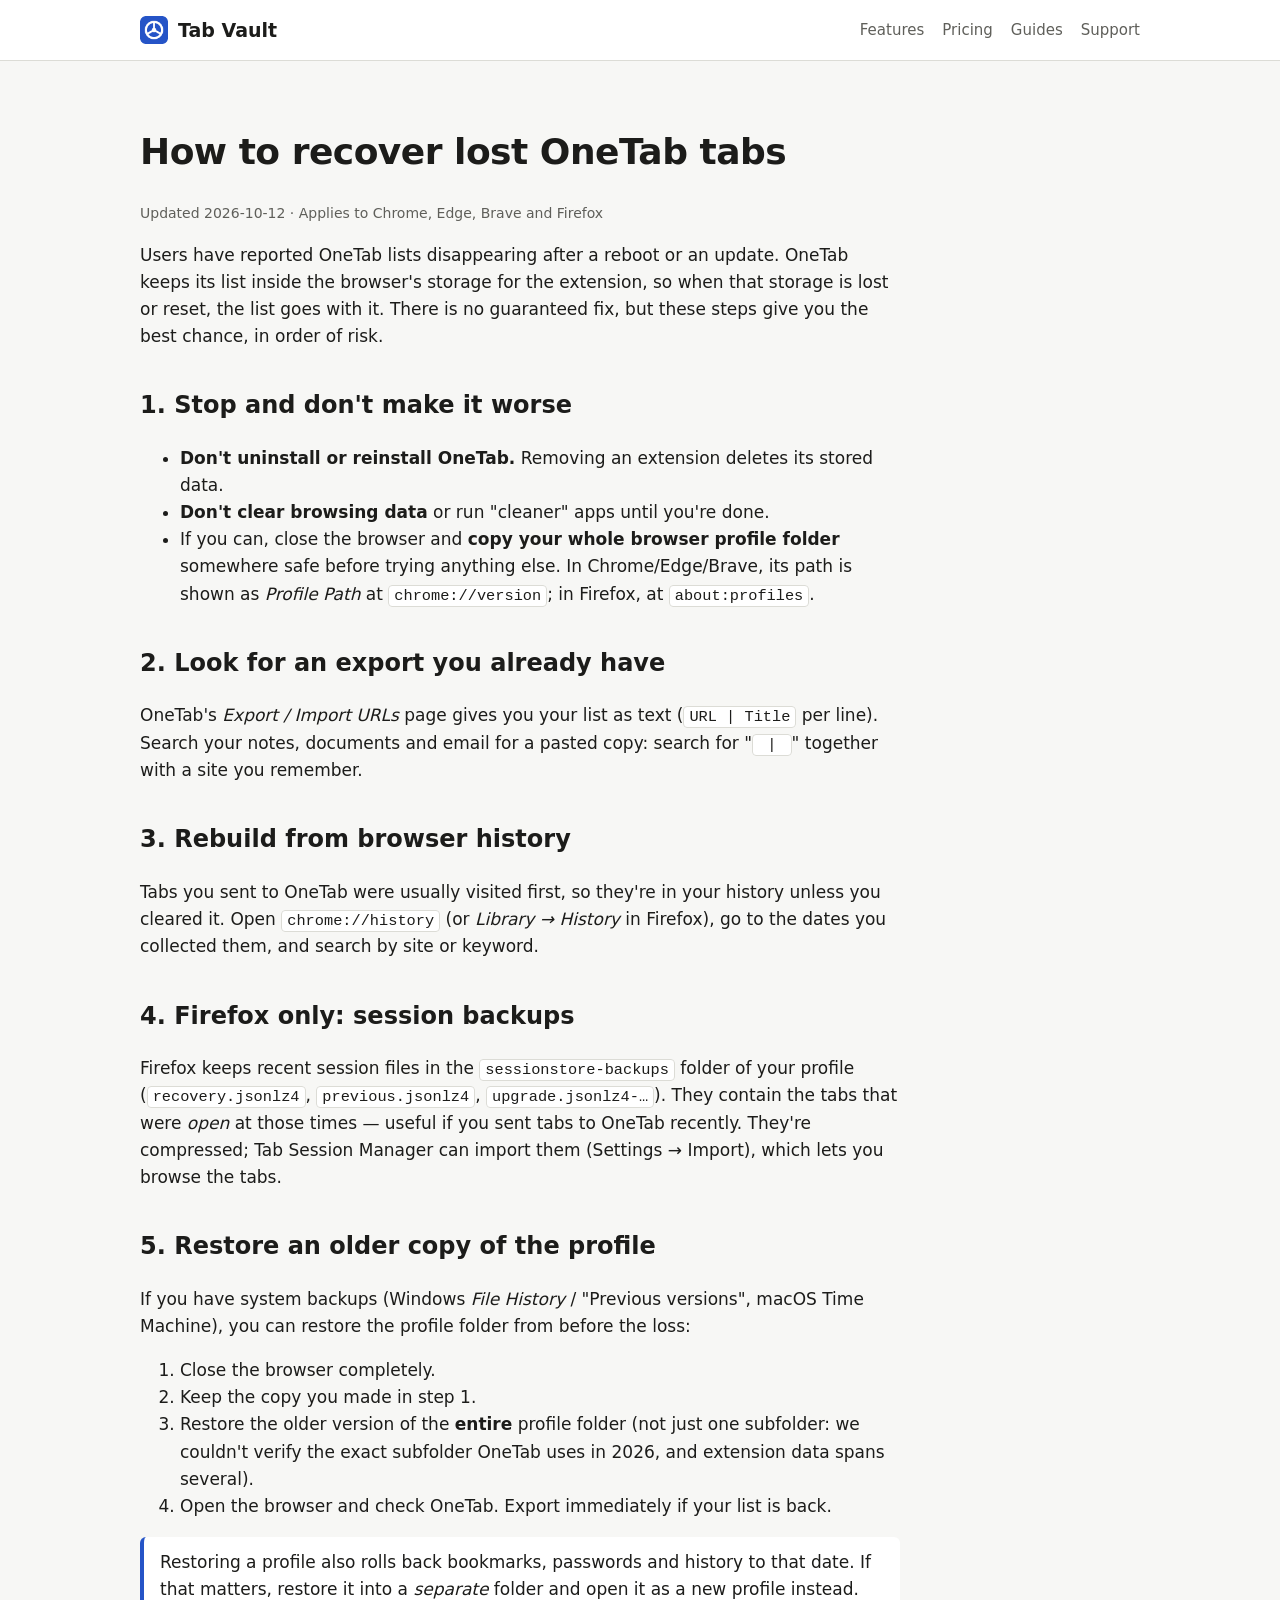
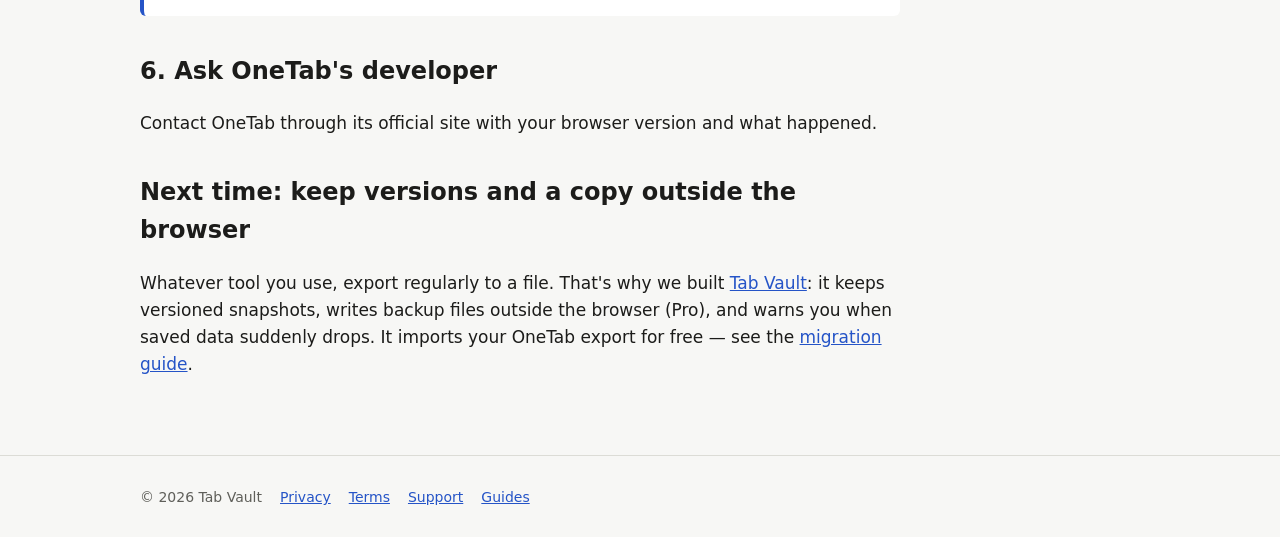
<file: guides/recover-lost-onetab-tabs.html>
<!doctype html>
<html lang="en">
<head>
  <meta charset="utf-8">
  <meta name="viewport" content="width=device-width, initial-scale=1">
  <title>How to recover lost OneTab tabs (step by step) — Tab Vault</title>
  <meta name="description" content="Your OneTab list is empty after a restart or update? What to do first, where your tabs may still be, and how to avoid it next time.">
  <link rel="icon" href="../img/icon-48.png">
  <link rel="stylesheet" href="../styles.css">
</head>
<body>
<header class="top"><div class="wrap">
  <a class="logo" href="../"><img src="../img/icon-48.png" width="28" height="28" alt="">Tab Vault</a>
  <nav><a href="../#features">Features</a><a href="../#pricing">Pricing</a><a href="../guides/">Guides</a><a href="../support.html">Support</a></nav>
</div></header>
<main class="wrap">
<article class="doc">
<h1>How to recover lost OneTab tabs</h1>
<p class="small">Updated 2026-10-12 · Applies to Chrome, Edge, Brave and Firefox</p>
<p>Users have reported OneTab lists disappearing after a reboot or an update. OneTab keeps its list inside the browser's storage for the extension, so when that storage is lost or reset, the list goes with it. There is no guaranteed fix, but these steps give you the best chance, in order of risk.</p>

<h2>1. Stop and don't make it worse</h2>
<ul>
<li><strong>Don't uninstall or reinstall OneTab.</strong> Removing an extension deletes its stored data.</li>
<li><strong>Don't clear browsing data</strong> or run "cleaner" apps until you're done.</li>
<li>If you can, close the browser and <strong>copy your whole browser profile folder</strong> somewhere safe before trying anything else. In Chrome/Edge/Brave, its path is shown as <em>Profile Path</em> at <code>chrome://version</code>; in Firefox, at <code>about:profiles</code>.</li>
</ul>

<h2>2. Look for an export you already have</h2>
<p>OneTab's <em>Export / Import URLs</em> page gives you your list as text (<code>URL | Title</code> per line). Search your notes, documents and email for a pasted copy: search for "<code> | </code>" together with a site you remember.</p>

<h2>3. Rebuild from browser history</h2>
<p>Tabs you sent to OneTab were usually visited first, so they're in your history unless you cleared it. Open <code>chrome://history</code> (or <em>Library → History</em> in Firefox), go to the dates you collected them, and search by site or keyword.</p>

<h2>4. Firefox only: session backups</h2>
<p>Firefox keeps recent session files in the <code>sessionstore-backups</code> folder of your profile (<code>recovery.jsonlz4</code>, <code>previous.jsonlz4</code>, <code>upgrade.jsonlz4-…</code>). They contain the tabs that were <em>open</em> at those times — useful if you sent tabs to OneTab recently. They're compressed; Tab Session Manager can import them (Settings → Import), which lets you browse the tabs.</p>

<h2>5. Restore an older copy of the profile</h2>
<p>If you have system backups (Windows <em>File History</em> / "Previous versions", macOS Time Machine), you can restore the profile folder from before the loss:</p>
<ol>
<li>Close the browser completely.</li>
<li>Keep the copy you made in step 1.</li>
<li>Restore the older version of the <strong>entire</strong> profile folder (not just one subfolder: we couldn't verify the exact subfolder OneTab uses in 2026, and extension data spans several).</li>
<li>Open the browser and check OneTab. Export immediately if your list is back.</li>
</ol>
<p class="note">Restoring a profile also rolls back bookmarks, passwords and history to that date. If that matters, restore it into a <em>separate</em> folder and open it as a new profile instead.</p>

<h2>6. Ask OneTab's developer</h2>
<p>Contact OneTab through its official site with your browser version and what happened.</p>

<h2>Next time: keep versions and a copy outside the browser</h2>
<p>Whatever tool you use, export regularly to a file. That's why we built <a href="../">Tab Vault</a>: it keeps versioned snapshots, writes backup files outside the browser (Pro), and warns you when saved data suddenly drops. It imports your OneTab export for free — see the <a href="migrate-to-tab-vault.html">migration guide</a>.</p>
</article>

</main>
<footer><div class="wrap">
  <span>© 2026 Tab Vault</span><a href="../privacy.html">Privacy</a><a href="../terms.html">Terms</a><a href="../support.html">Support</a><a href="../guides/">Guides</a>
</div></footer>
</body>
</html>
</file>
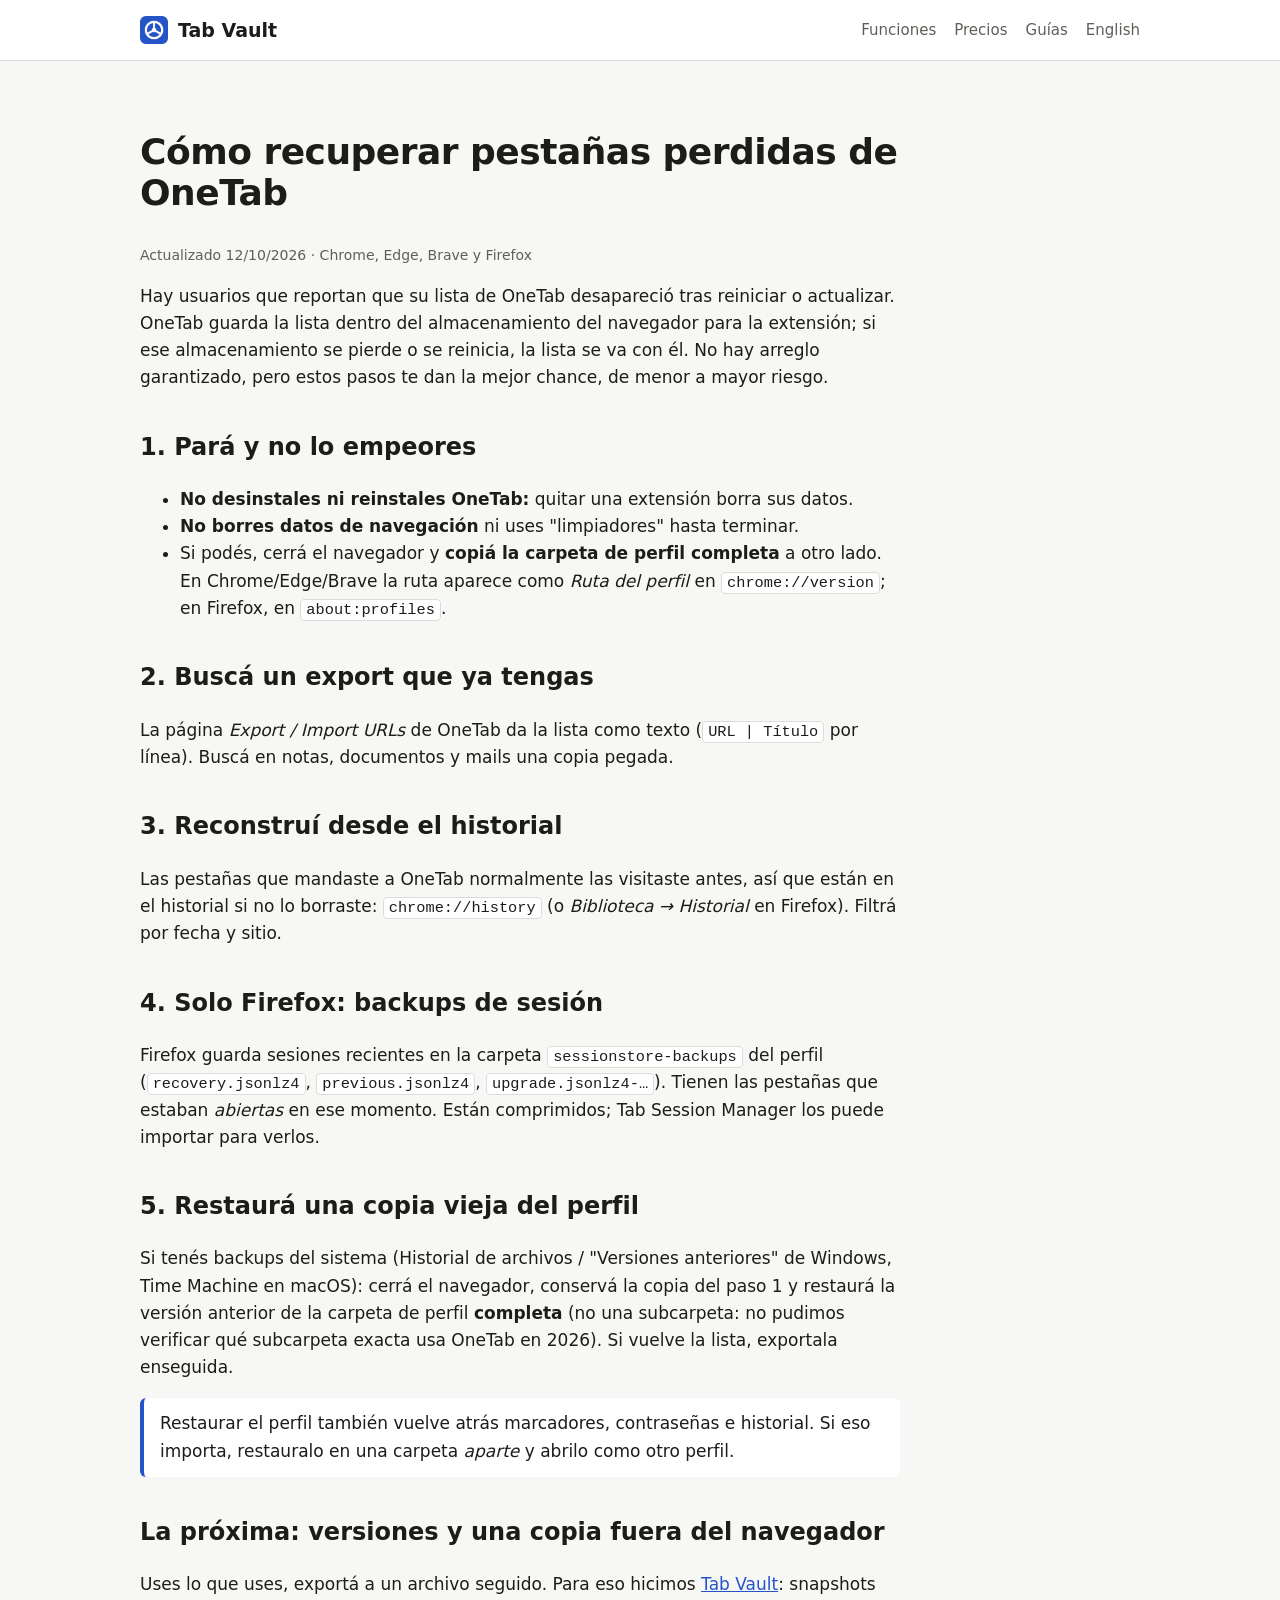
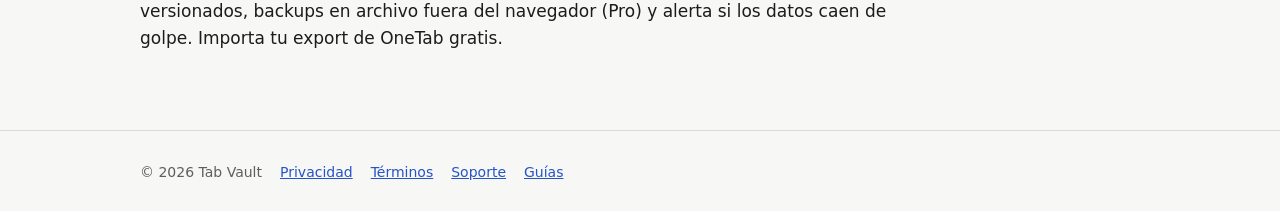
<file: guides/recuperar-pestanas-onetab.html>
<!doctype html>
<html lang="es">
<head>
  <meta charset="utf-8">
  <meta name="viewport" content="width=device-width, initial-scale=1">
  <title>Cómo recuperar pestañas perdidas de OneTab — Tab Vault</title>
  <meta name="description" content="¿Tu lista de OneTab quedó vacía tras reiniciar o actualizar? Qué hacer primero, dónde pueden seguir tus pestañas y cómo evitarlo.">
  <link rel="icon" href="../img/icon-48.png">
  <link rel="stylesheet" href="../styles.css">
</head>
<body>
<header class="top"><div class="wrap">
  <a class="logo" href="../es/"><img src="../img/icon-48.png" width="28" height="28" alt="">Tab Vault</a>
  <nav><a href="../es/#funciones">Funciones</a><a href="../es/#precios">Precios</a><a href="../guides/">Guías</a><a href="../">English</a></nav>
</div></header>
<main class="wrap">
<article class="doc">
<h1>Cómo recuperar pestañas perdidas de OneTab</h1>
<p class="small">Actualizado 12/10/2026 · Chrome, Edge, Brave y Firefox</p>
<p>Hay usuarios que reportan que su lista de OneTab desapareció tras reiniciar o actualizar. OneTab guarda la lista dentro del almacenamiento del navegador para la extensión; si ese almacenamiento se pierde o se reinicia, la lista se va con él. No hay arreglo garantizado, pero estos pasos te dan la mejor chance, de menor a mayor riesgo.</p>

<h2>1. Pará y no lo empeores</h2>
<ul>
<li><strong>No desinstales ni reinstales OneTab:</strong> quitar una extensión borra sus datos.</li>
<li><strong>No borres datos de navegación</strong> ni uses "limpiadores" hasta terminar.</li>
<li>Si podés, cerrá el navegador y <strong>copiá la carpeta de perfil completa</strong> a otro lado. En Chrome/Edge/Brave la ruta aparece como <em>Ruta del perfil</em> en <code>chrome://version</code>; en Firefox, en <code>about:profiles</code>.</li>
</ul>

<h2>2. Buscá un export que ya tengas</h2>
<p>La página <em>Export / Import URLs</em> de OneTab da la lista como texto (<code>URL | Título</code> por línea). Buscá en notas, documentos y mails una copia pegada.</p>

<h2>3. Reconstruí desde el historial</h2>
<p>Las pestañas que mandaste a OneTab normalmente las visitaste antes, así que están en el historial si no lo borraste: <code>chrome://history</code> (o <em>Biblioteca → Historial</em> en Firefox). Filtrá por fecha y sitio.</p>

<h2>4. Solo Firefox: backups de sesión</h2>
<p>Firefox guarda sesiones recientes en la carpeta <code>sessionstore-backups</code> del perfil (<code>recovery.jsonlz4</code>, <code>previous.jsonlz4</code>, <code>upgrade.jsonlz4-…</code>). Tienen las pestañas que estaban <em>abiertas</em> en ese momento. Están comprimidos; Tab Session Manager los puede importar para verlos.</p>

<h2>5. Restaurá una copia vieja del perfil</h2>
<p>Si tenés backups del sistema (Historial de archivos / "Versiones anteriores" de Windows, Time Machine en macOS): cerrá el navegador, conservá la copia del paso 1 y restaurá la versión anterior de la carpeta de perfil <strong>completa</strong> (no una subcarpeta: no pudimos verificar qué subcarpeta exacta usa OneTab en 2026). Si vuelve la lista, exportala enseguida.</p>
<p class="note">Restaurar el perfil también vuelve atrás marcadores, contraseñas e historial. Si eso importa, restauralo en una carpeta <em>aparte</em> y abrilo como otro perfil.</p>

<h2>La próxima: versiones y una copia fuera del navegador</h2>
<p>Uses lo que uses, exportá a un archivo seguido. Para eso hicimos <a href="../es/">Tab Vault</a>: snapshots versionados, backups en archivo fuera del navegador (Pro) y alerta si los datos caen de golpe. Importa tu export de OneTab gratis.</p>
</article>

</main>
<footer><div class="wrap">
  <span>© 2026 Tab Vault</span><a href="../privacy.html">Privacidad</a><a href="../terms.html">Términos</a><a href="../support.html">Soporte</a><a href="../guides/">Guías</a>
</div></footer>
</body>
</html>
</file>
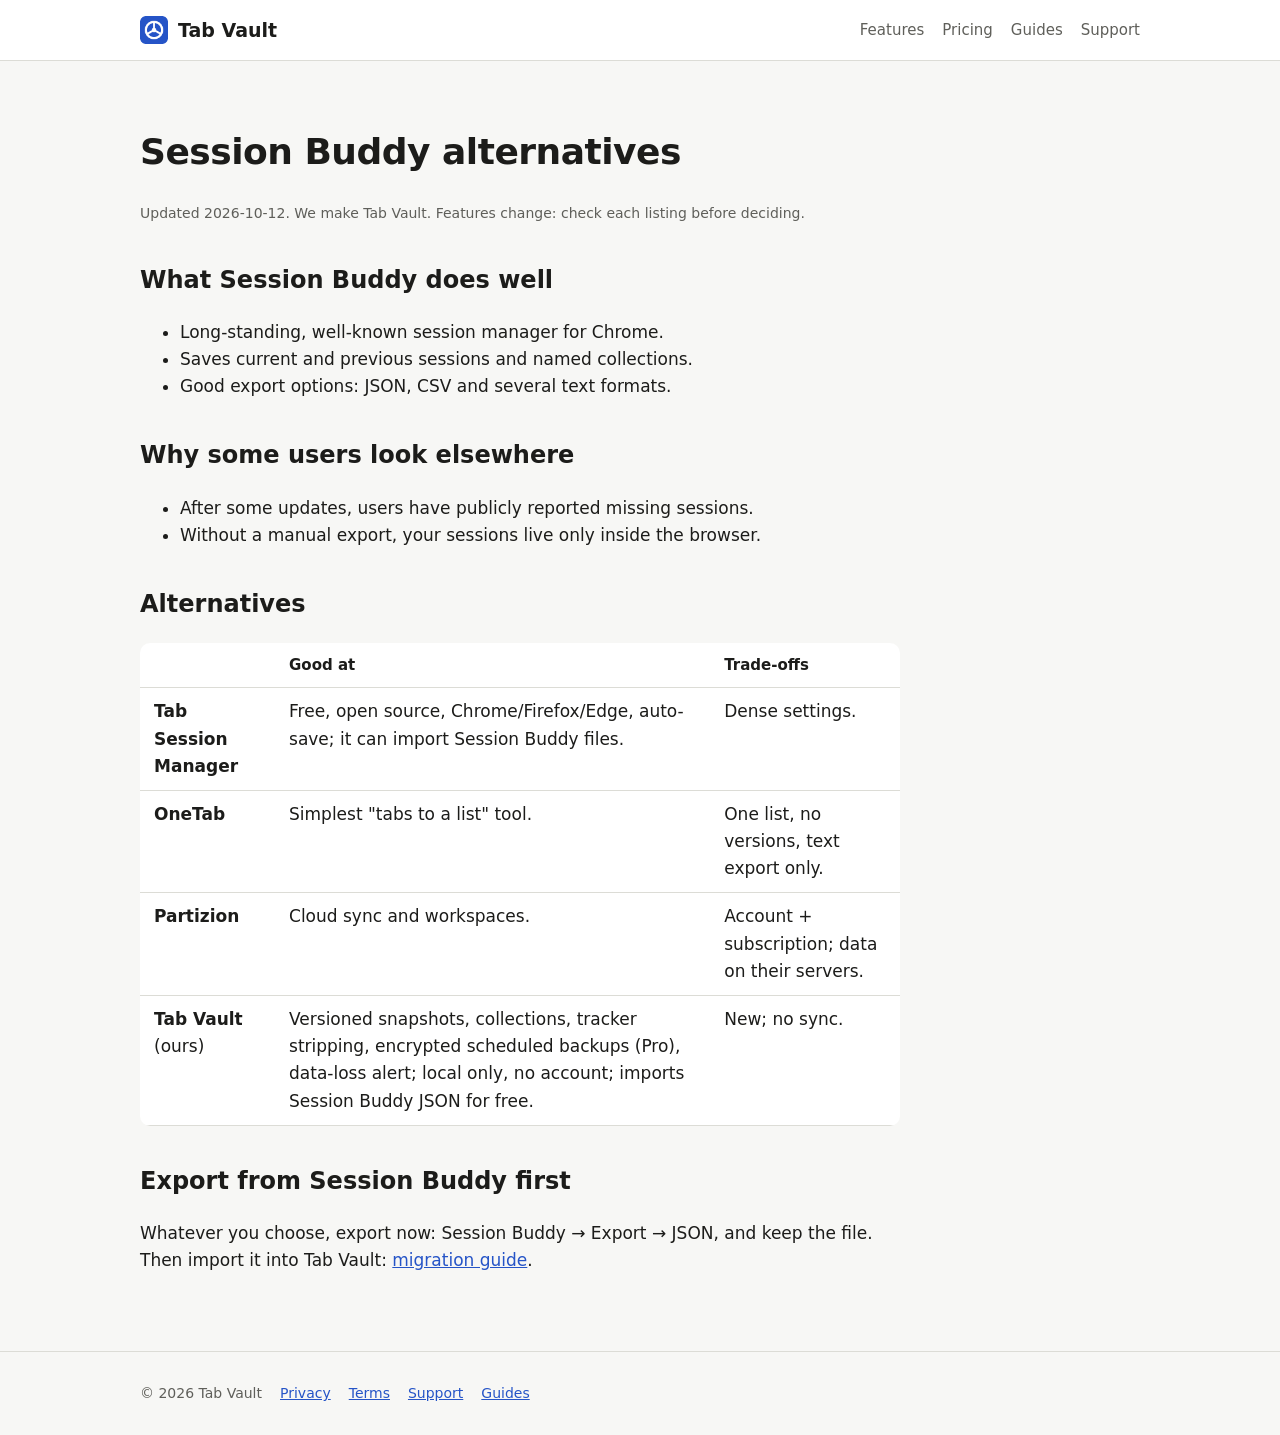
<file: guides/session-buddy-alternatives.html>
<!doctype html>
<html lang="en">
<head>
  <meta charset="utf-8">
  <meta name="viewport" content="width=device-width, initial-scale=1">
  <title>Session Buddy alternatives in 2026 — Tab Vault</title>
  <meta name="description" content="A fair look at Session Buddy and the alternatives: Tab Session Manager, OneTab, Partizion and Tab Vault. What each does well.">
  <link rel="icon" href="../img/icon-48.png">
  <link rel="stylesheet" href="../styles.css">
</head>
<body>
<header class="top"><div class="wrap">
  <a class="logo" href="../"><img src="../img/icon-48.png" width="28" height="28" alt="">Tab Vault</a>
  <nav><a href="../#features">Features</a><a href="../#pricing">Pricing</a><a href="../guides/">Guides</a><a href="../support.html">Support</a></nav>
</div></header>
<main class="wrap">
<article class="doc">
<h1>Session Buddy alternatives</h1>
<p class="small">Updated 2026-10-12. We make Tab Vault. Features change: check each listing before deciding.</p>

<h2>What Session Buddy does well</h2>
<ul>
<li>Long-standing, well-known session manager for Chrome.</li>
<li>Saves current and previous sessions and named collections.</li>
<li>Good export options: JSON, CSV and several text formats.</li>
</ul>
<h2>Why some users look elsewhere</h2>
<ul>
<li>After some updates, users have publicly reported missing sessions.</li>
<li>Without a manual export, your sessions live only inside the browser.</li>
</ul>

<h2>Alternatives</h2>
<table class="cmp">
<thead><tr><th></th><th>Good at</th><th>Trade-offs</th></tr></thead>
<tbody>
<tr><td><strong>Tab Session Manager</strong></td><td>Free, open source, Chrome/Firefox/Edge, auto-save; it can import Session Buddy files.</td><td>Dense settings.</td></tr>
<tr><td><strong>OneTab</strong></td><td>Simplest "tabs to a list" tool.</td><td>One list, no versions, text export only.</td></tr>
<tr><td><strong>Partizion</strong></td><td>Cloud sync and workspaces.</td><td>Account + subscription; data on their servers.</td></tr>
<tr><td><strong>Tab Vault</strong> (ours)</td><td>Versioned snapshots, collections, tracker stripping, encrypted scheduled backups (Pro), data-loss alert; local only, no account; imports Session Buddy JSON for free.</td><td>New; no sync.</td></tr>
</tbody>
</table>

<h2>Export from Session Buddy first</h2>
<p>Whatever you choose, export now: Session Buddy → Export → JSON, and keep the file. Then import it into Tab Vault: <a href="migrate-to-tab-vault.html">migration guide</a>.</p>
</article>

</main>
<footer><div class="wrap">
  <span>© 2026 Tab Vault</span><a href="../privacy.html">Privacy</a><a href="../terms.html">Terms</a><a href="../support.html">Support</a><a href="../guides/">Guides</a>
</div></footer>
</body>
</html>
</file>
<file: styles.css>
:root {
  --bg: #f7f7f5; --surface: #fff; --text: #1c1c1a; --muted: #5f5f5a; --border: #dcdcd6;
  --accent: #2554c7; --accent-text: #fff; --pro-bg: #fff3d6; --pro: #7a4b00;
  color-scheme: light dark;
}
@media (prefers-color-scheme: dark) {
  :root { --bg: #161615; --surface: #1f1f1d; --text: #ececea; --muted: #a9a9a3; --border: #3a3a36; --accent: #8aa9ff; --accent-text: #0d1430; --pro-bg: #3a2c0b; --pro: #ffd27a; }
}
* { box-sizing: border-box; }
body { margin: 0; background: var(--bg); color: var(--text); font: 17px/1.6 system-ui, -apple-system, 'Segoe UI', Roboto, sans-serif; }
a { color: var(--accent); }
.wrap { max-width: 1040px; margin: 0 auto; padding: 0 20px; }
header.top { border-bottom: 1px solid var(--border); background: var(--surface); }
header.top .wrap { display: flex; align-items: center; gap: 18px; height: 60px; }
header.top .logo { display: flex; gap: 10px; align-items: center; font-weight: 800; color: var(--text); text-decoration: none; font-size: 19px; }
header.top nav { margin-left: auto; display: flex; gap: 18px; font-size: 15px; flex-wrap: wrap; }
header.top nav a { color: var(--muted); text-decoration: none; }
header.top nav a:hover { color: var(--text); }
.hero { padding: 64px 0 40px; display: grid; grid-template-columns: 1.05fr 1fr; gap: 40px; align-items: center; }
.hero h1 { font-size: 46px; line-height: 1.08; letter-spacing: -1px; margin: 0 0 18px; }
.hero p.lead { font-size: 20px; color: var(--muted); margin: 0 0 26px; }
.hero img { width: 100%; height: auto; border-radius: 10px; border: 1px solid var(--border); box-shadow: 0 10px 40px rgba(0,0,0,.12); }
.btn { display: inline-block; padding: 12px 20px; border-radius: 8px; font-weight: 700; text-decoration: none; border: 1px solid var(--border); color: var(--text); background: var(--surface); }
.btn.primary { background: var(--accent); color: var(--accent-text); border-color: var(--accent); }
.btns { display: flex; gap: 12px; flex-wrap: wrap; }
.small { font-size: 14px; color: var(--muted); }
section { padding: 44px 0; }
section h2 { font-size: 30px; letter-spacing: -.5px; margin: 0 0 18px; }
.grid3 { display: grid; grid-template-columns: repeat(3, 1fr); gap: 18px; }
.card { background: var(--surface); border: 1px solid var(--border); border-radius: 10px; padding: 20px; }
.card h3 { margin: 0 0 6px; font-size: 18px; }
.card p { margin: 0; color: var(--muted); font-size: 16px; }
.shots { display: grid; grid-template-columns: repeat(2, 1fr); gap: 18px; }
.shots img { width: 100%; height: auto; border-radius: 8px; border: 1px solid var(--border); }
table.cmp { width: 100%; border-collapse: collapse; background: var(--surface); border-radius: 10px; overflow: hidden; }
table.cmp th, table.cmp td { padding: 10px 14px; border-bottom: 1px solid var(--border); text-align: left; vertical-align: top; }
table.cmp th { font-size: 15px; }
.price { font-size: 44px; font-weight: 800; margin: 6px 0; }
.badge { font-size: 12px; font-weight: 800; padding: 2px 8px; border-radius: 99px; background: var(--pro-bg); color: var(--pro); }
details { background: var(--surface); border: 1px solid var(--border); border-radius: 8px; padding: 12px 16px; margin-bottom: 10px; }
details summary { cursor: pointer; font-weight: 600; }
article.doc { max-width: 760px; padding: 40px 0 60px; }
article.doc h1 { font-size: 36px; line-height: 1.15; letter-spacing: -.5px; }
article.doc h2 { font-size: 24px; margin-top: 36px; }
article.doc .note { background: var(--surface); border-left: 4px solid var(--accent); padding: 12px 16px; border-radius: 6px; }
footer { border-top: 1px solid var(--border); padding: 30px 0; color: var(--muted); font-size: 14px; }
footer .wrap { display: flex; gap: 18px; flex-wrap: wrap; }
code { background: var(--surface); border: 1px solid var(--border); border-radius: 4px; padding: 1px 5px; font-size: .9em; }
@media (max-width: 820px) {
  .hero { grid-template-columns: 1fr; padding-top: 36px; }
  .hero h1 { font-size: 34px; }
  .grid3, .shots { grid-template-columns: 1fr; }
  header.top .wrap { height: auto; padding-top: 10px; padding-bottom: 10px; flex-wrap: wrap; }
  header.top nav { margin-left: 0; }
  table.cmp { font-size: 14px; }
}
</file>
